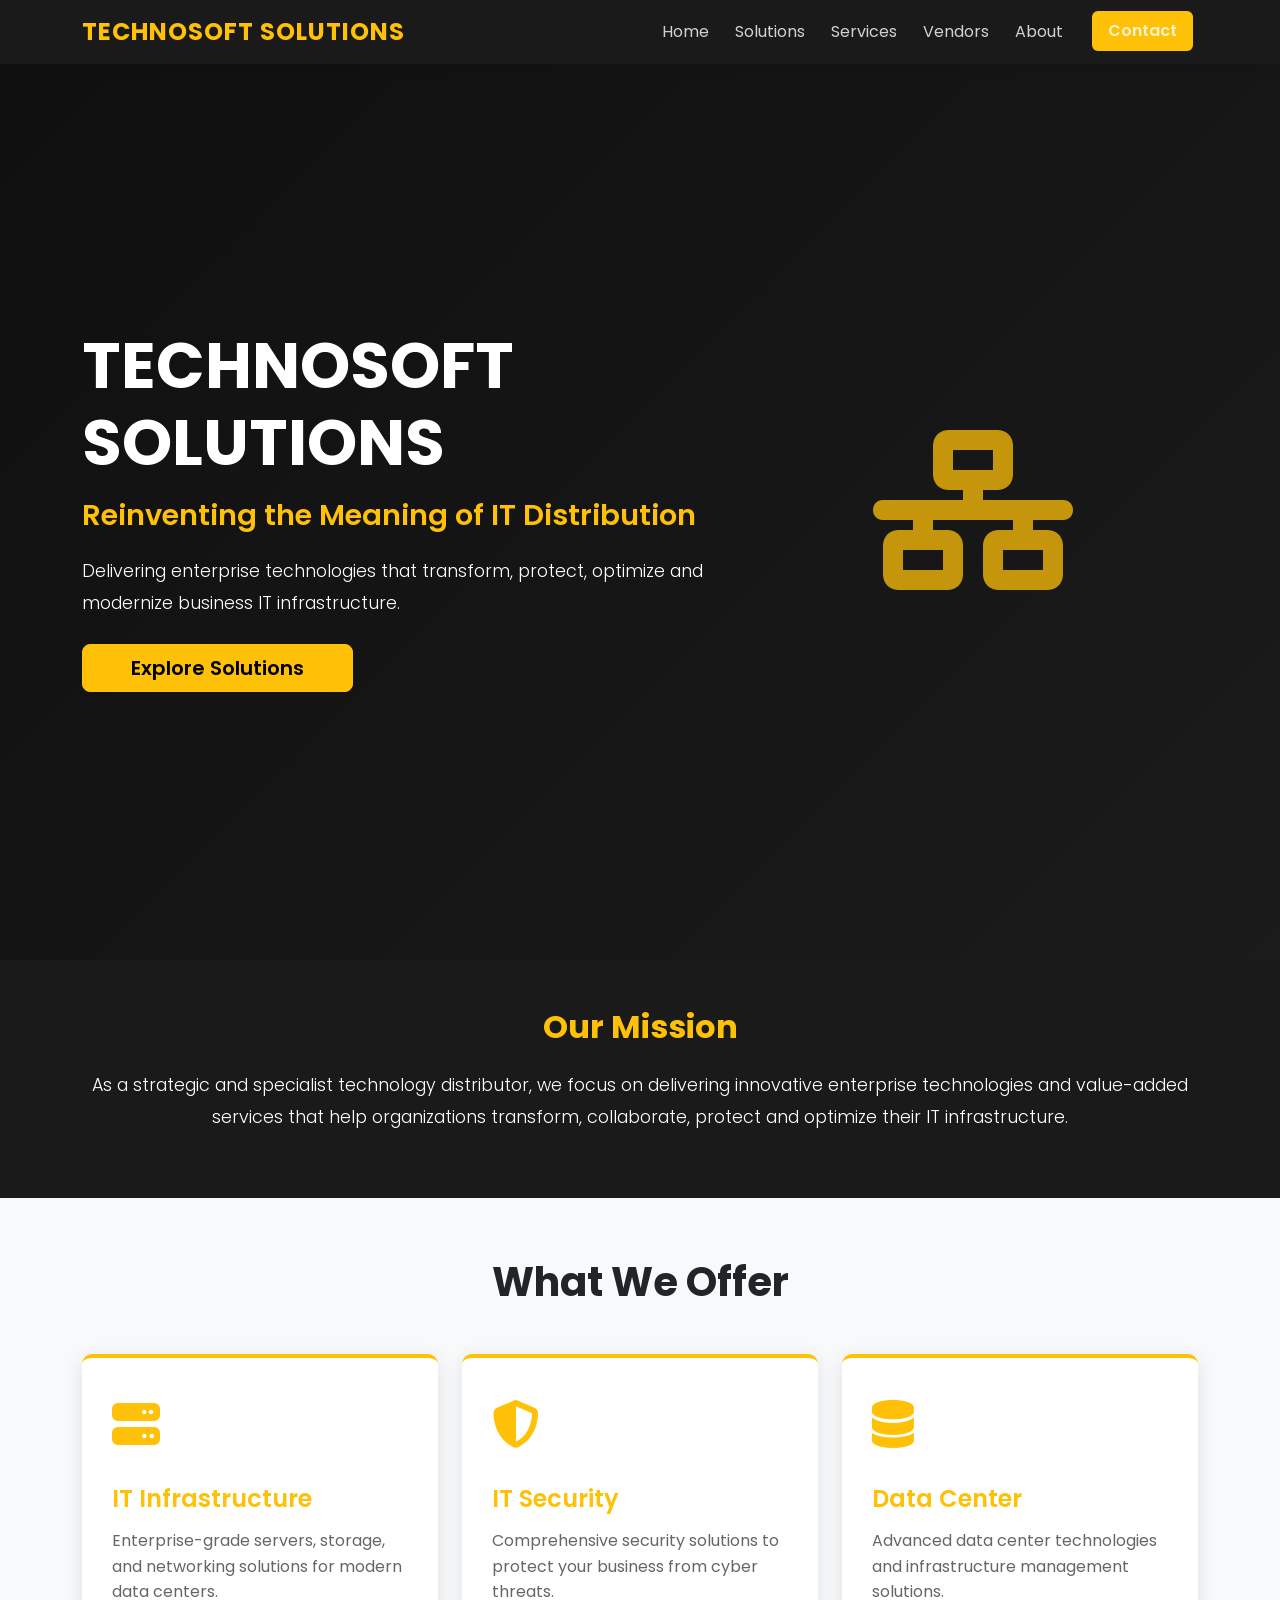
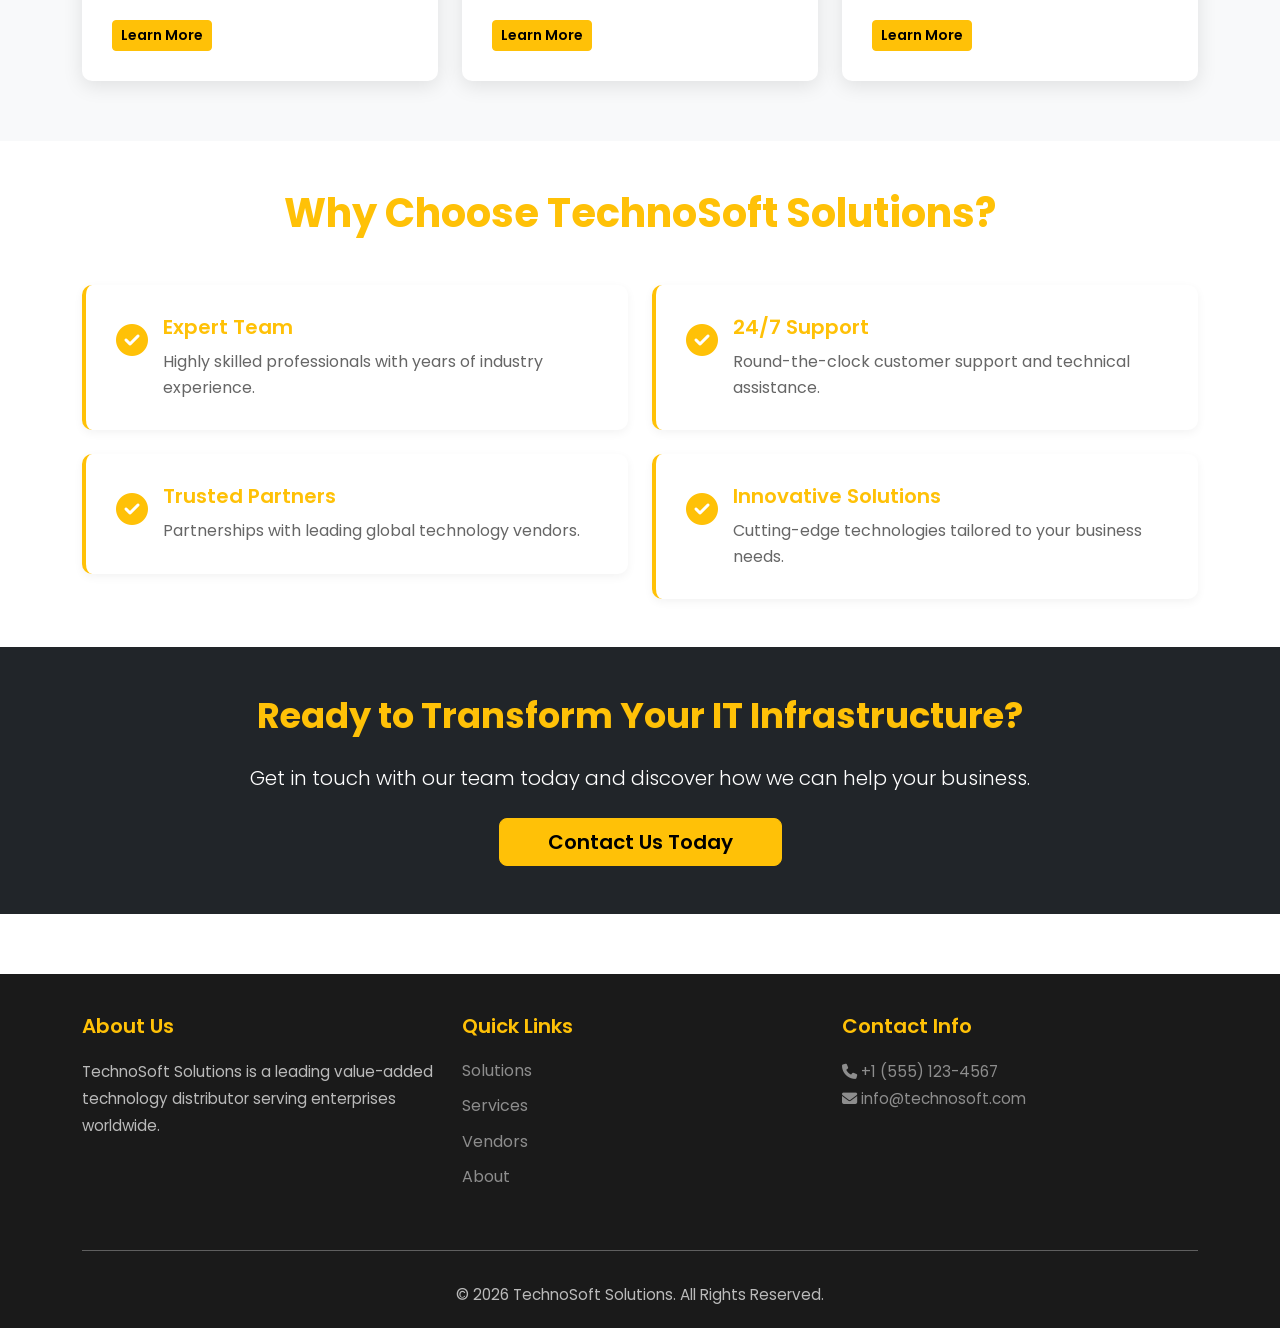
<file: index.html>
<!DOCTYPE html>
<html lang="en">
<head>
    <meta charset="UTF-8">
    <meta name="viewport" content="width=device-width, initial-scale=1.0">
    <title>TechnoSoft Solutions | Reinventing the Meaning of IT Distribution</title>
    <meta name="description" content="TechnoSoft Solutions is a leading value-added technology distributor specializing in IT Infrastructure, IT Security, Data Center, and Enterprise Solutions.">
    
    <link href="https://cdn.jsdelivr.net/npm/bootstrap@5.3.3/dist/css/bootstrap.min.css" rel="stylesheet">
    <link rel="stylesheet" href="css/style.css">
    <link rel="preconnect" href="https://fonts.googleapis.com">
    <link href="https://fonts.googleapis.com/css2?family=Poppins:wght@300;400;500;600;700;800&display=swap" rel="stylesheet">
    <link rel="stylesheet" href="https://cdnjs.cloudflare.com/ajax/libs/font-awesome/6.6.0/css/all.min.css">
</head>
<body>
    <!-- Navigation -->
    <nav class="navbar navbar-expand-lg navbar-dark fixed-top">
        <div class="container">
            <a class="navbar-brand fw-bold text-warning" href="index.html">TECHNOSOFT <span>SOLUTIONS</span></a>
            <button class="navbar-toggler" data-bs-toggle="collapse" data-bs-target="#menu">
                <span class="navbar-toggler-icon"></span>
            </button>
            <div class="collapse navbar-collapse" id="menu">
                <ul class="navbar-nav ms-auto">
                    <li class="nav-item"><a href="index.html" class="nav-link active">Home</a></li>
                    <li class="nav-item"><a href="solutions.html" class="nav-link">Solutions</a></li>
                    <li class="nav-item"><a href="services.html" class="nav-link">Services</a></li>
                    <li class="nav-item"><a href="vendors.html" class="nav-link">Vendors</a></li>
                    <li class="nav-item"><a href="about.html" class="nav-link">About</a></li>
                    <li class="nav-item"><a href="contact.html" class="nav-link btn btn-warning text-dark ms-3 px-3">Contact</a></li>
                </ul>
            </div>
        </div>
    </nav>

    <!-- Hero Section -->
    <section class="hero">
        <div class="overlay"></div>
        <div class="container">
            <div class="row align-items-center">
                <div class="col-lg-7">
                    <h1 class="display-3 fw-bold text-white mb-3">TECHNOSOFT SOLUTIONS</h1>
                    <h3 class="text-warning mb-4">Reinventing the Meaning of IT Distribution</h3>
                    <p class="lead text-white mb-4">
                        Delivering enterprise technologies that transform, protect, optimize and modernize business IT infrastructure.
                    </p>
                    <a href="solutions.html" class="btn btn-warning btn-lg px-5">Explore Solutions</a>
                </div>
                <div class="col-lg-5">
                    <div class="hero-image">
                        <i class="fas fa-network-wired fa-10x text-warning opacity-75"></i>
                    </div>
                </div>
            </div>
        </div>
    </section>

    <!-- Mission Section -->
    <section class="mission py-5">
        <div class="container">
            <h2 class="text-center text-warning mb-4">Our Mission</h2>
            <p class="lead text-center">
                As a strategic and specialist technology distributor, we focus on delivering innovative enterprise technologies and value-added services that help organizations transform, collaborate, protect and optimize their IT infrastructure.
            </p>
        </div>
    </section>

    <!-- Services Preview Section -->
    <section class="services-preview py-5 bg-light">
        <div class="container">
            <h2 class="text-center text-dark mb-5">What We Offer</h2>
            <div class="row g-4">
                <div class="col-md-4">
                    <div class="service-card">
                        <div class="icon-box">
                            <i class="fas fa-server text-warning"></i>
                        </div>
                        <h4 class="text-warning">IT Infrastructure</h4>
                        <p>Enterprise-grade servers, storage, and networking solutions for modern data centers.</p>
                        <a href="solutions.html#infrastructure" class="btn btn-sm btn-warning">Learn More</a>
                    </div>
                </div>
                <div class="col-md-4">
                    <div class="service-card">
                        <div class="icon-box">
                            <i class="fas fa-shield-alt text-warning"></i>
                        </div>
                        <h4 class="text-warning">IT Security</h4>
                        <p>Comprehensive security solutions to protect your business from cyber threats.</p>
                        <a href="solutions.html#security" class="btn btn-sm btn-warning">Learn More</a>
                    </div>
                </div>
                <div class="col-md-4">
                    <div class="service-card">
                        <div class="icon-box">
                            <i class="fas fa-database text-warning"></i>
                        </div>
                        <h4 class="text-warning">Data Center</h4>
                        <p>Advanced data center technologies and infrastructure management solutions.</p>
                        <a href="solutions.html#datacenter" class="btn btn-sm btn-warning">Learn More</a>
                    </div>
                </div>
            </div>
        </div>
    </section>

    <!-- Why Choose Us -->
    <section class="why-us py-5">
        <div class="container">
            <h2 class="text-center text-warning mb-5">Why Choose TechnoSoft Solutions?</h2>
            <div class="row g-4">
                <div class="col-md-6">
                    <div class="feature-item d-flex">
                        <div class="feature-icon">
                            <i class="fas fa-check-circle text-warning"></i>
                        </div>
                        <div>
                            <h5 class="text-warning">Expert Team</h5>
                            <p>Highly skilled professionals with years of industry experience.</p>
                        </div>
                    </div>
                </div>
                <div class="col-md-6">
                    <div class="feature-item d-flex">
                        <div class="feature-icon">
                            <i class="fas fa-check-circle text-warning"></i>
                        </div>
                        <div>
                            <h5 class="text-warning">24/7 Support</h5>
                            <p>Round-the-clock customer support and technical assistance.</p>
                        </div>
                    </div>
                </div>
                <div class="col-md-6">
                    <div class="feature-item d-flex">
                        <div class="feature-icon">
                            <i class="fas fa-check-circle text-warning"></i>
                        </div>
                        <div>
                            <h5 class="text-warning">Trusted Partners</h5>
                            <p>Partnerships with leading global technology vendors.</p>
                        </div>
                    </div>
                </div>
                <div class="col-md-6">
                    <div class="feature-item d-flex">
                        <div class="feature-icon">
                            <i class="fas fa-check-circle text-warning"></i>
                        </div>
                        <div>
                            <h5 class="text-warning">Innovative Solutions</h5>
                            <p>Cutting-edge technologies tailored to your business needs.</p>
                        </div>
                    </div>
                </div>
            </div>
        </div>
    </section>

    <!-- Call to Action -->
    <section class="cta py-5 bg-dark">
        <div class="container text-center">
            <h2 class="text-warning mb-4">Ready to Transform Your IT Infrastructure?</h2>
            <p class="lead text-white mb-4">Get in touch with our team today and discover how we can help your business.</p>
            <a href="contact.html" class="btn btn-warning btn-lg px-5">Contact Us Today</a>
        </div>
    </section>

    <!-- Footer -->
    <footer>
        <div class="container">
            <div class="row">
                <div class="col-md-4 mb-4">
                    <h5 class="text-warning">About Us</h5>
                    <p>TechnoSoft Solutions is a leading value-added technology distributor serving enterprises worldwide.</p>
                </div>
                <div class="col-md-4 mb-4">
                    <h5 class="text-warning">Quick Links</h5>
                    <ul class="list-unstyled">
                        <li><a href="solutions.html" class="text-white-50">Solutions</a></li>
                        <li><a href="services.html" class="text-white-50">Services</a></li>
                        <li><a href="vendors.html" class="text-white-50">Vendors</a></li>
                        <li><a href="about.html" class="text-white-50">About</a></li>
                    </ul>
                </div>
                <div class="col-md-4 mb-4">
                    <h5 class="text-warning">Contact Info</h5>
                    <p class="text-white-50">
                        <i class="fas fa-phone"></i> +1 (555) 123-4567<br>
                        <i class="fas fa-envelope"></i> info@technosoft.com
                    </p>
                </div>
            </div>
            <hr class="bg-warning">
            <div class="text-center">
                <p class="mb-0">&copy; 2026 TechnoSoft Solutions. All Rights Reserved.</p>
            </div>
        </div>
    </footer>

    <script src="https://cdn.jsdelivr.net/npm/bootstrap@5.3.3/dist/js/bootstrap.bundle.min.js"></script>
    <script src="js/script.js"></script>
</body>
</html>
</file>
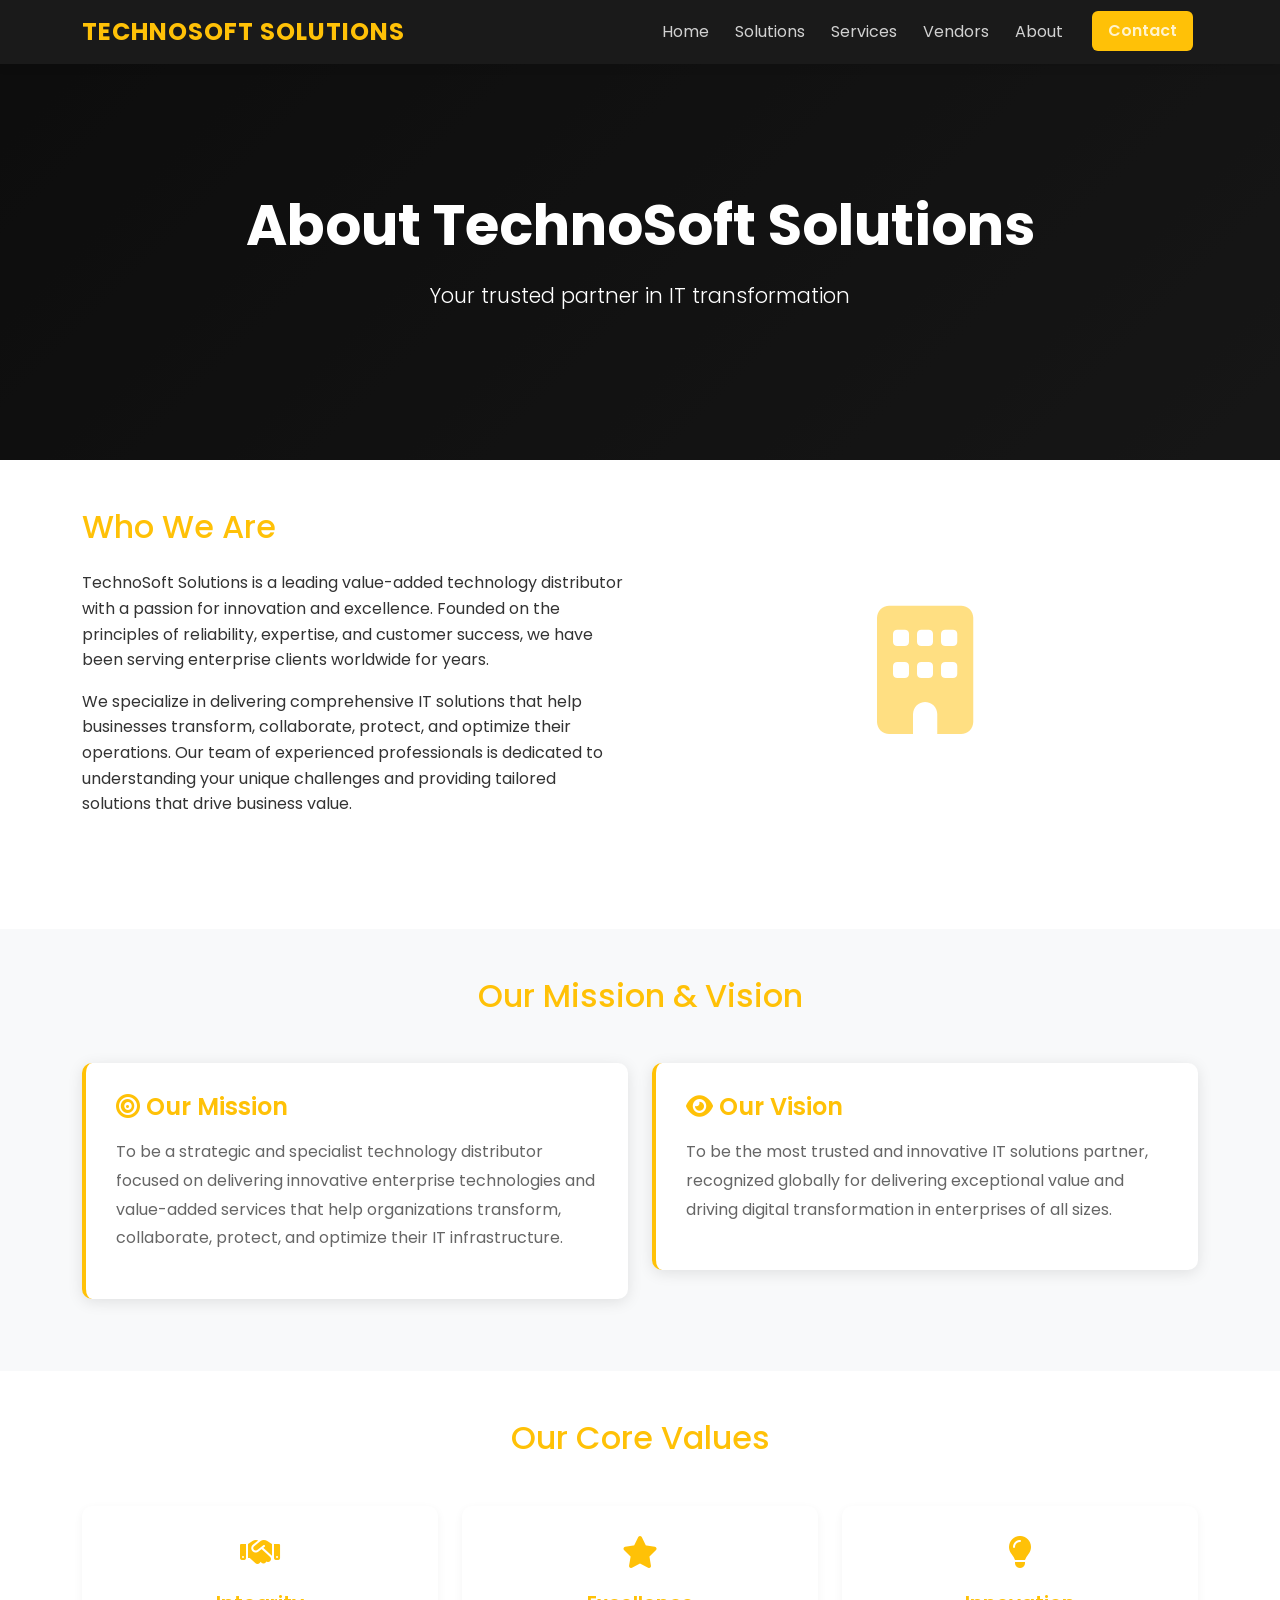
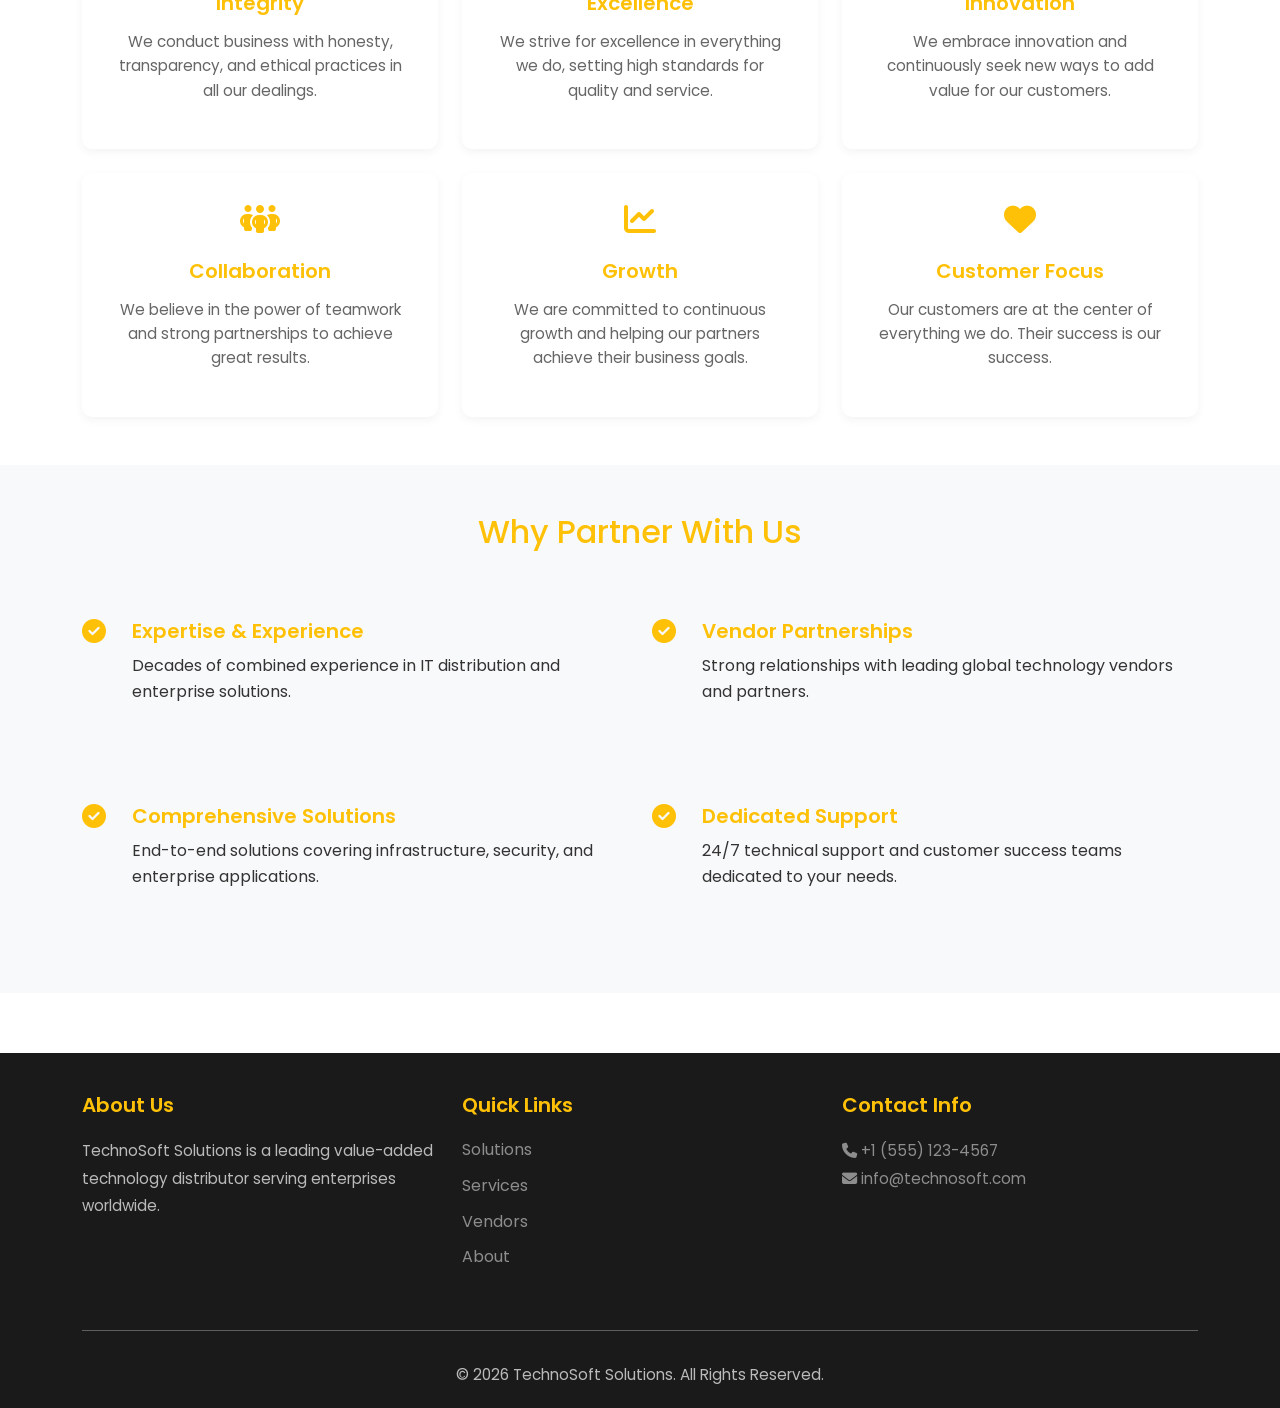
<file: about.html>
<!DOCTYPE html>
<html lang="en">
<head>
    <meta charset="UTF-8">
    <meta name="viewport" content="width=device-width, initial-scale=1.0">
    <title>About | TechnoSoft Solutions</title>
    <meta name="description" content="Learn about TechnoSoft Solutions, our team, and our commitment to excellence.">
    
    <link href="https://cdn.jsdelivr.net/npm/bootstrap@5.3.3/dist/css/bootstrap.min.css" rel="stylesheet">
    <link rel="stylesheet" href="css/style.css">
    <link rel="preconnect" href="https://fonts.googleapis.com">
    <link href="https://fonts.googleapis.com/css2?family=Poppins:wght@300;400;500;600;700;800&display=swap" rel="stylesheet">
    <link rel="stylesheet" href="https://cdnjs.cloudflare.com/ajax/libs/font-awesome/6.6.0/css/all.min.css">
</head>
<body>
    <!-- Navigation -->
    <nav class="navbar navbar-expand-lg navbar-dark fixed-top">
        <div class="container">
            <a class="navbar-brand fw-bold text-warning" href="index.html">TECHNOSOFT <span>SOLUTIONS</span></a>
            <button class="navbar-toggler" data-bs-toggle="collapse" data-bs-target="#menu">
                <span class="navbar-toggler-icon"></span>
            </button>
            <div class="collapse navbar-collapse" id="menu">
                <ul class="navbar-nav ms-auto">
                    <li class="nav-item"><a href="index.html" class="nav-link">Home</a></li>
                    <li class="nav-item"><a href="solutions.html" class="nav-link">Solutions</a></li>
                    <li class="nav-item"><a href="services.html" class="nav-link">Services</a></li>
                    <li class="nav-item"><a href="vendors.html" class="nav-link">Vendors</a></li>
                    <li class="nav-item"><a href="about.html" class="nav-link active">About</a></li>
                    <li class="nav-item"><a href="contact.html" class="nav-link btn btn-warning text-dark ms-3 px-3">Contact</a></li>
                </ul>
            </div>
        </div>
    </nav>

    <!-- Page Header -->
    <section class="page-header">
        <div class="overlay"></div>
        <div class="container">
            <h1 class="display-4 fw-bold">About TechnoSoft Solutions</h1>
            <p class="lead">Your trusted partner in IT transformation</p>
        </div>
    </section>

    <!-- About Section -->
    <section class="py-5">
        <div class="container">
            <div class="row align-items-center mb-5">
                <div class="col-lg-6 mb-4 mb-lg-0">
                    <h2 class="text-warning mb-4">Who We Are</h2>
                    <p>TechnoSoft Solutions is a leading value-added technology distributor with a passion for innovation and excellence. Founded on the principles of reliability, expertise, and customer success, we have been serving enterprise clients worldwide for years.</p>
                    <p>We specialize in delivering comprehensive IT solutions that help businesses transform, collaborate, protect, and optimize their operations. Our team of experienced professionals is dedicated to understanding your unique challenges and providing tailored solutions that drive business value.</p>
                </div>
                <div class="col-lg-6">
                    <div class="about-image">
                        <i class="fas fa-building fa-8x text-warning opacity-50"></i>
                    </div>
                </div>
            </div>
        </div>
    </section>

    <!-- Mission & Vision -->
    <section class="py-5 bg-light">
        <div class="container">
            <h2 class="text-center text-warning mb-5">Our Mission & Vision</h2>
            <div class="row">
                <div class="col-md-6 mb-4">
                    <div class="mission-card">
                        <h4 class="text-warning mb-3"><i class="fas fa-bullseye"></i> Our Mission</h4>
                        <p>To be a strategic and specialist technology distributor focused on delivering innovative enterprise technologies and value-added services that help organizations transform, collaborate, protect, and optimize their IT infrastructure.</p>
                    </div>
                </div>
                <div class="col-md-6 mb-4">
                    <div class="mission-card">
                        <h4 class="text-warning mb-3"><i class="fas fa-eye"></i> Our Vision</h4>
                        <p>To be the most trusted and innovative IT solutions partner, recognized globally for delivering exceptional value and driving digital transformation in enterprises of all sizes.</p>
                    </div>
                </div>
            </div>
        </div>
    </section>

    <!-- Core Values -->
    <section class="py-5">
        <div class="container">
            <h2 class="text-center text-warning mb-5">Our Core Values</h2>
            <div class="row g-4">
                <div class="col-md-6 col-lg-4">
                    <div class="value-card">
                        <div class="value-icon">
                            <i class="fas fa-handshake text-warning fa-2x"></i>
                        </div>
                        <h5 class="text-warning mt-3">Integrity</h5>
                        <p>We conduct business with honesty, transparency, and ethical practices in all our dealings.</p>
                    </div>
                </div>
                <div class="col-md-6 col-lg-4">
                    <div class="value-card">
                        <div class="value-icon">
                            <i class="fas fa-star text-warning fa-2x"></i>
                        </div>
                        <h5 class="text-warning mt-3">Excellence</h5>
                        <p>We strive for excellence in everything we do, setting high standards for quality and service.</p>
                    </div>
                </div>
                <div class="col-md-6 col-lg-4">
                    <div class="value-card">
                        <div class="value-icon">
                            <i class="fas fa-lightbulb text-warning fa-2x"></i>
                        </div>
                        <h5 class="text-warning mt-3">Innovation</h5>
                        <p>We embrace innovation and continuously seek new ways to add value for our customers.</p>
                    </div>
                </div>
                <div class="col-md-6 col-lg-4">
                    <div class="value-card">
                        <div class="value-icon">
                            <i class="fas fa-people-group text-warning fa-2x"></i>
                        </div>
                        <h5 class="text-warning mt-3">Collaboration</h5>
                        <p>We believe in the power of teamwork and strong partnerships to achieve great results.</p>
                    </div>
                </div>
                <div class="col-md-6 col-lg-4">
                    <div class="value-card">
                        <div class="value-icon">
                            <i class="fas fa-chart-line text-warning fa-2x"></i>
                        </div>
                        <h5 class="text-warning mt-3">Growth</h5>
                        <p>We are committed to continuous growth and helping our partners achieve their business goals.</p>
                    </div>
                </div>
                <div class="col-md-6 col-lg-4">
                    <div class="value-card">
                        <div class="value-icon">
                            <i class="fas fa-heart text-warning fa-2x"></i>
                        </div>
                        <h5 class="text-warning mt-3">Customer Focus</h5>
                        <p>Our customers are at the center of everything we do. Their success is our success.</p>
                    </div>
                </div>
            </div>
        </div>
    </section>

    <!-- Why Partner With Us -->
    <section class="py-5 bg-light">
        <div class="container">
            <h2 class="text-center text-warning mb-5">Why Partner With Us</h2>
            <div class="row g-4">
                <div class="col-md-6">
                    <div class="benefit-item">
                        <h5 class="text-warning"><i class="fas fa-check-circle"></i> Expertise & Experience</h5>
                        <p>Decades of combined experience in IT distribution and enterprise solutions.</p>
                    </div>
                </div>
                <div class="col-md-6">
                    <div class="benefit-item">
                        <h5 class="text-warning"><i class="fas fa-check-circle"></i> Vendor Partnerships</h5>
                        <p>Strong relationships with leading global technology vendors and partners.</p>
                    </div>
                </div>
                <div class="col-md-6">
                    <div class="benefit-item">
                        <h5 class="text-warning"><i class="fas fa-check-circle"></i> Comprehensive Solutions</h5>
                        <p>End-to-end solutions covering infrastructure, security, and enterprise applications.</p>
                    </div>
                </div>
                <div class="col-md-6">
                    <div class="benefit-item">
                        <h5 class="text-warning"><i class="fas fa-check-circle"></i> Dedicated Support</h5>
                        <p>24/7 technical support and customer success teams dedicated to your needs.</p>
                    </div>
                </div>
            </div>
        </div>
    </section>

    <!-- Footer -->
    <footer>
        <div class="container">
            <div class="row">
                <div class="col-md-4 mb-4">
                    <h5 class="text-warning">About Us</h5>
                    <p>TechnoSoft Solutions is a leading value-added technology distributor serving enterprises worldwide.</p>
                </div>
                <div class="col-md-4 mb-4">
                    <h5 class="text-warning">Quick Links</h5>
                    <ul class="list-unstyled">
                        <li><a href="solutions.html" class="text-white-50">Solutions</a></li>
                        <li><a href="services.html" class="text-white-50">Services</a></li>
                        <li><a href="vendors.html" class="text-white-50">Vendors</a></li>
                        <li><a href="about.html" class="text-white-50">About</a></li>
                    </ul>
                </div>
                <div class="col-md-4 mb-4">
                    <h5 class="text-warning">Contact Info</h5>
                    <p class="text-white-50">
                        <i class="fas fa-phone"></i> +1 (555) 123-4567<br>
                        <i class="fas fa-envelope"></i> info@technosoft.com
                    </p>
                </div>
            </div>
            <hr class="bg-warning">
            <div class="text-center">
                <p class="mb-0">&copy; 2026 TechnoSoft Solutions. All Rights Reserved.</p>
            </div>
        </div>
    </footer>

    <script src="https://cdn.jsdelivr.net/npm/bootstrap@5.3.3/dist/js/bootstrap.bundle.min.js"></script>
    <script src="js/script.js"></script>
</body>
</html>
</file>
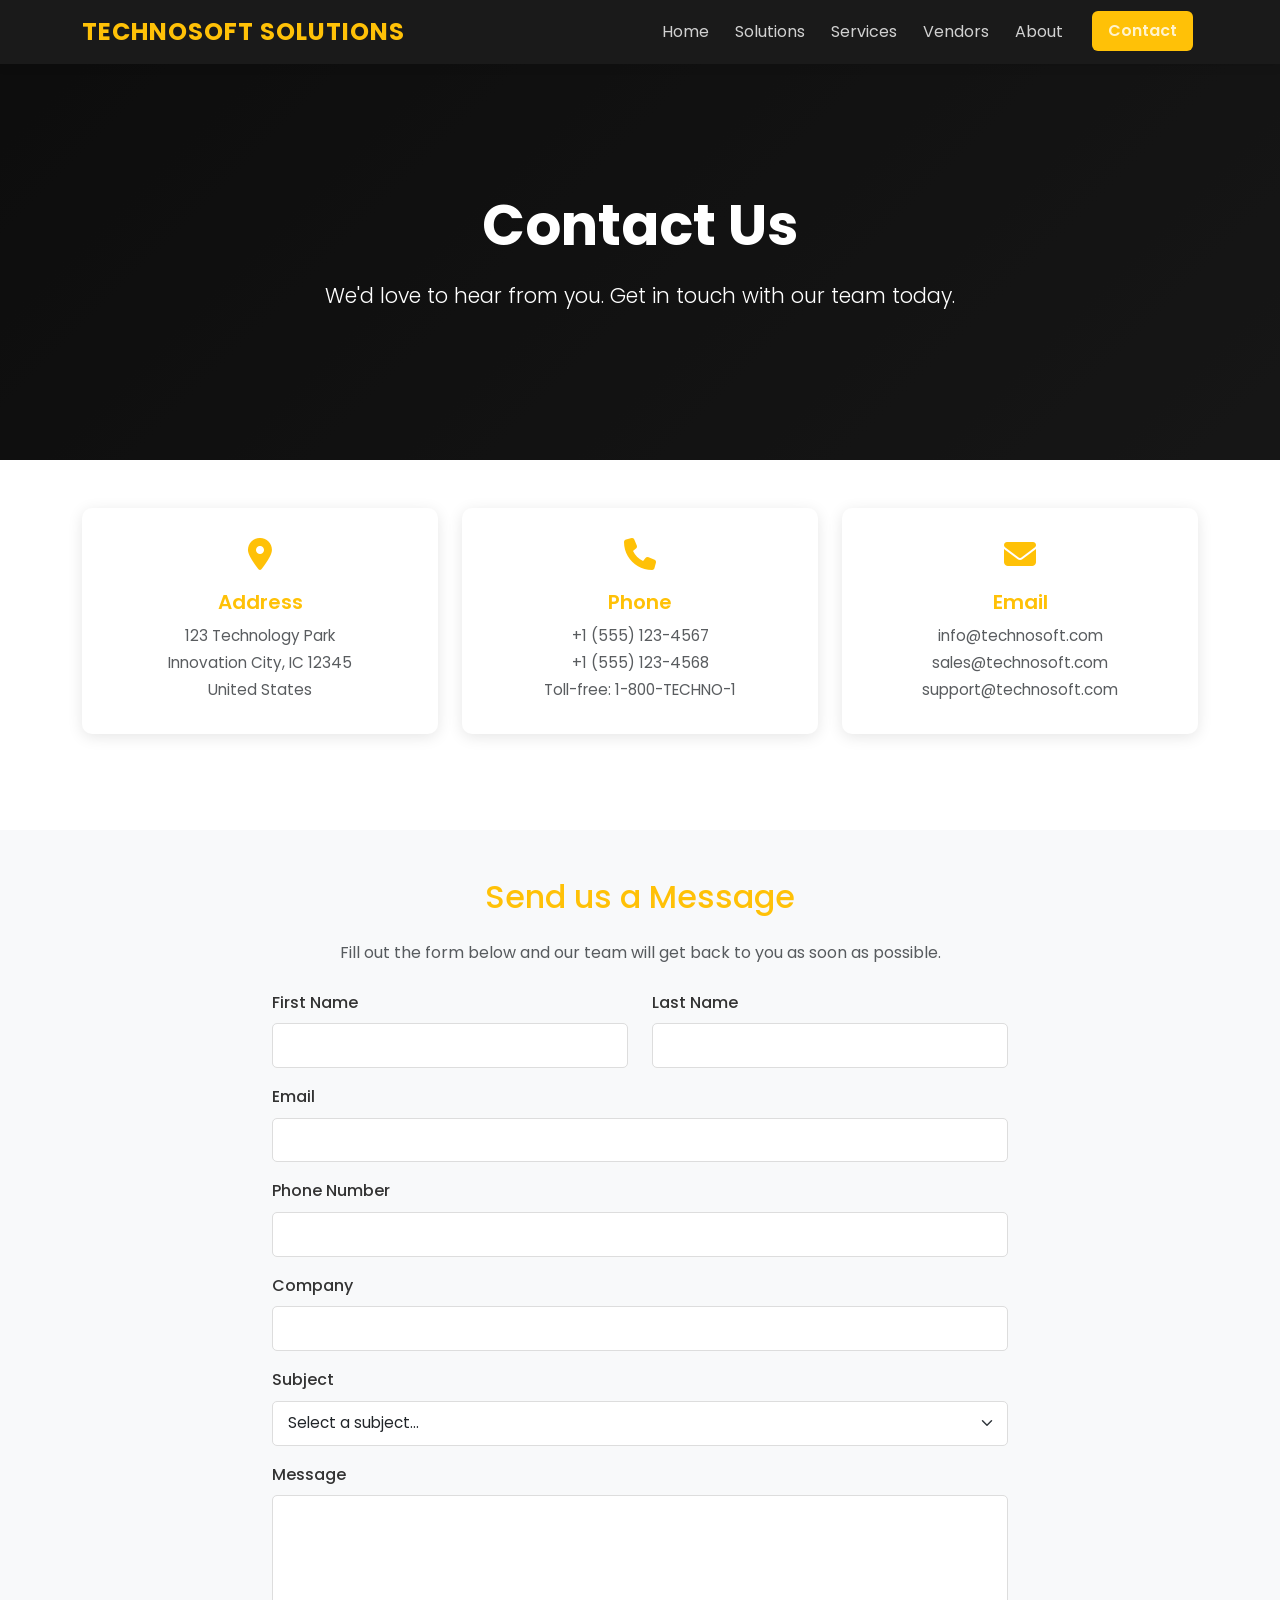
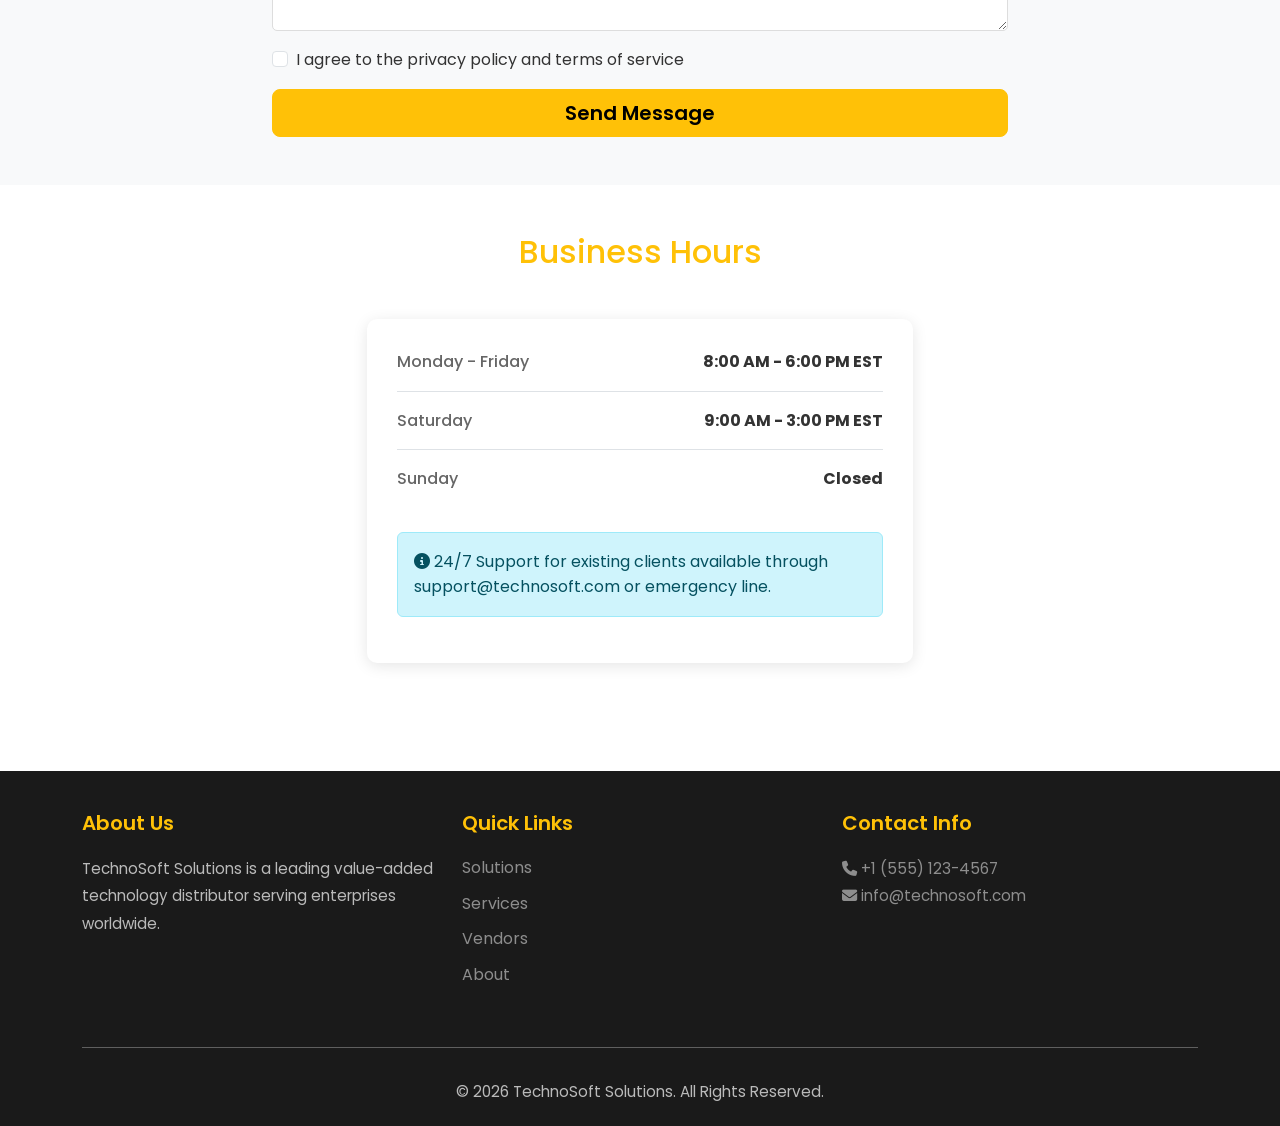
<file: contact.html>
<!DOCTYPE html>
<html lang="en">
<head>
    <meta charset="UTF-8">
    <meta name="viewport" content="width=device-width, initial-scale=1.0">
    <title>Contact | TechnoSoft Solutions</title>
    <meta name="description" content="Get in touch with TechnoSoft Solutions. We're here to help with your IT infrastructure needs.">
    
    <link href="https://cdn.jsdelivr.net/npm/bootstrap@5.3.3/dist/css/bootstrap.min.css" rel="stylesheet">
    <link rel="stylesheet" href="css/style.css">
    <link rel="preconnect" href="https://fonts.googleapis.com">
    <link href="https://fonts.googleapis.com/css2?family=Poppins:wght@300;400;500;600;700;800&display=swap" rel="stylesheet">
    <link rel="stylesheet" href="https://cdnjs.cloudflare.com/ajax/libs/font-awesome/6.6.0/css/all.min.css">
</head>
<body>
    <!-- Navigation -->
    <nav class="navbar navbar-expand-lg navbar-dark fixed-top">
        <div class="container">
            <a class="navbar-brand fw-bold text-warning" href="index.html">TECHNOSOFT <span>SOLUTIONS</span></a>
            <button class="navbar-toggler" data-bs-toggle="collapse" data-bs-target="#menu">
                <span class="navbar-toggler-icon"></span>
            </button>
            <div class="collapse navbar-collapse" id="menu">
                <ul class="navbar-nav ms-auto">
                    <li class="nav-item"><a href="index.html" class="nav-link">Home</a></li>
                    <li class="nav-item"><a href="solutions.html" class="nav-link">Solutions</a></li>
                    <li class="nav-item"><a href="services.html" class="nav-link">Services</a></li>
                    <li class="nav-item"><a href="vendors.html" class="nav-link">Vendors</a></li>
                    <li class="nav-item"><a href="about.html" class="nav-link">About</a></li>
                    <li class="nav-item"><a href="contact.html" class="nav-link btn btn-warning text-dark ms-3 px-3 active">Contact</a></li>
                </ul>
            </div>
        </div>
    </nav>

    <!-- Page Header -->
    <section class="page-header">
        <div class="overlay"></div>
        <div class="container">
            <h1 class="display-4 fw-bold">Contact Us</h1>
            <p class="lead">We'd love to hear from you. Get in touch with our team today.</p>
        </div>
    </section>

    <!-- Contact Information -->
    <section class="py-5">
        <div class="container">
            <div class="row g-4 mb-5">
                <div class="col-md-4">
                    <div class="contact-info-card">
                        <div class="info-icon">
                            <i class="fas fa-map-marker-alt text-warning fa-2x"></i>
                        </div>
                        <h5 class="text-warning mt-3 mb-2">Address</h5>
                        <p class="text-muted">123 Technology Park<br>Innovation City, IC 12345<br>United States</p>
                    </div>
                </div>
                <div class="col-md-4">
                    <div class="contact-info-card">
                        <div class="info-icon">
                            <i class="fas fa-phone text-warning fa-2x"></i>
                        </div>
                        <h5 class="text-warning mt-3 mb-2">Phone</h5>
                        <p class="text-muted">+1 (555) 123-4567<br>+1 (555) 123-4568<br>Toll-free: 1-800-TECHNO-1</p>
                    </div>
                </div>
                <div class="col-md-4">
                    <div class="contact-info-card">
                        <div class="info-icon">
                            <i class="fas fa-envelope text-warning fa-2x"></i>
                        </div>
                        <h5 class="text-warning mt-3 mb-2">Email</h5>
                        <p class="text-muted">info@technosoft.com<br>sales@technosoft.com<br>support@technosoft.com</p>
                    </div>
                </div>
            </div>
        </div>
    </section>

    <!-- Contact Form Section -->
    <section class="py-5 bg-light">
        <div class="container">
            <div class="row">
                <div class="col-lg-8 offset-lg-2">
                    <h2 class="text-center text-warning mb-4">Send us a Message</h2>
                    <p class="text-center text-muted mb-4">Fill out the form below and our team will get back to you as soon as possible.</p>
                    
                    <form id="contactForm" class="contact-form">
                        <div class="row mb-3">
                            <div class="col-md-6">
                                <label for="firstName" class="form-label">First Name</label>
                                <input type="text" class="form-control" id="firstName" name="firstName" required>
                            </div>
                            <div class="col-md-6">
                                <label for="lastName" class="form-label">Last Name</label>
                                <input type="text" class="form-control" id="lastName" name="lastName" required>
                            </div>
                        </div>

                        <div class="mb-3">
                            <label for="email" class="form-label">Email</label>
                            <input type="email" class="form-control" id="email" name="email" required>
                        </div>

                        <div class="mb-3">
                            <label for="phone" class="form-label">Phone Number</label>
                            <input type="tel" class="form-control" id="phone" name="phone">
                        </div>

                        <div class="mb-3">
                            <label for="company" class="form-label">Company</label>
                            <input type="text" class="form-control" id="company" name="company" required>
                        </div>

                        <div class="mb-3">
                            <label for="subject" class="form-label">Subject</label>
                            <select class="form-select" id="subject" name="subject" required>
                                <option value="">Select a subject...</option>
                                <option value="sales">Sales Inquiry</option>
                                <option value="support">Technical Support</option>
                                <option value="partnership">Partnership Opportunity</option>
                                <option value="career">Career Opportunity</option>
                                <option value="other">Other</option>
                            </select>
                        </div>

                        <div class="mb-3">
                            <label for="message" class="form-label">Message</label>
                            <textarea class="form-control" id="message" name="message" rows="5" required></textarea>
                        </div>

                        <div class="mb-3 form-check">
                            <input type="checkbox" class="form-check-input" id="terms" name="terms" required>
                            <label class="form-check-label" for="terms">
                                I agree to the privacy policy and terms of service
                            </label>
                        </div>

                        <button type="submit" class="btn btn-warning btn-lg w-100">Send Message</button>
                    </form>
                </div>
            </div>
        </div>
    </section>

    <!-- Business Hours -->
    <section class="py-5">
        <div class="container">
            <h2 class="text-center text-warning mb-5">Business Hours</h2>
            <div class="row">
                <div class="col-lg-6 offset-lg-3">
                    <div class="business-hours">
                        <div class="hour-item d-flex justify-content-between border-bottom pb-3 mb-3">
                            <span>Monday - Friday</span>
                            <strong>8:00 AM - 6:00 PM EST</strong>
                        </div>
                        <div class="hour-item d-flex justify-content-between border-bottom pb-3 mb-3">
                            <span>Saturday</span>
                            <strong>9:00 AM - 3:00 PM EST</strong>
                        </div>
                        <div class="hour-item d-flex justify-content-between pb-3">
                            <span>Sunday</span>
                            <strong>Closed</strong>
                        </div>
                        <div class="alert alert-info mt-4">
                            <i class="fas fa-info-circle"></i> 24/7 Support for existing clients available through support@technosoft.com or emergency line.
                        </div>
                    </div>
                </div>
            </div>
        </div>
    </section>

    <!-- Footer -->
    <footer>
        <div class="container">
            <div class="row">
                <div class="col-md-4 mb-4">
                    <h5 class="text-warning">About Us</h5>
                    <p>TechnoSoft Solutions is a leading value-added technology distributor serving enterprises worldwide.</p>
                </div>
                <div class="col-md-4 mb-4">
                    <h5 class="text-warning">Quick Links</h5>
                    <ul class="list-unstyled">
                        <li><a href="solutions.html" class="text-white-50">Solutions</a></li>
                        <li><a href="services.html" class="text-white-50">Services</a></li>
                        <li><a href="vendors.html" class="text-white-50">Vendors</a></li>
                        <li><a href="about.html" class="text-white-50">About</a></li>
                    </ul>
                </div>
                <div class="col-md-4 mb-4">
                    <h5 class="text-warning">Contact Info</h5>
                    <p class="text-white-50">
                        <i class="fas fa-phone"></i> +1 (555) 123-4567<br>
                        <i class="fas fa-envelope"></i> info@technosoft.com
                    </p>
                </div>
            </div>
            <hr class="bg-warning">
            <div class="text-center">
                <p class="mb-0">&copy; 2026 TechnoSoft Solutions. All Rights Reserved.</p>
            </div>
        </div>
    </footer>

    <script src="https://cdn.jsdelivr.net/npm/bootstrap@5.3.3/dist/js/bootstrap.bundle.min.js"></script>
    <script src="js/script.js"></script>
</body>
</html>
</file>
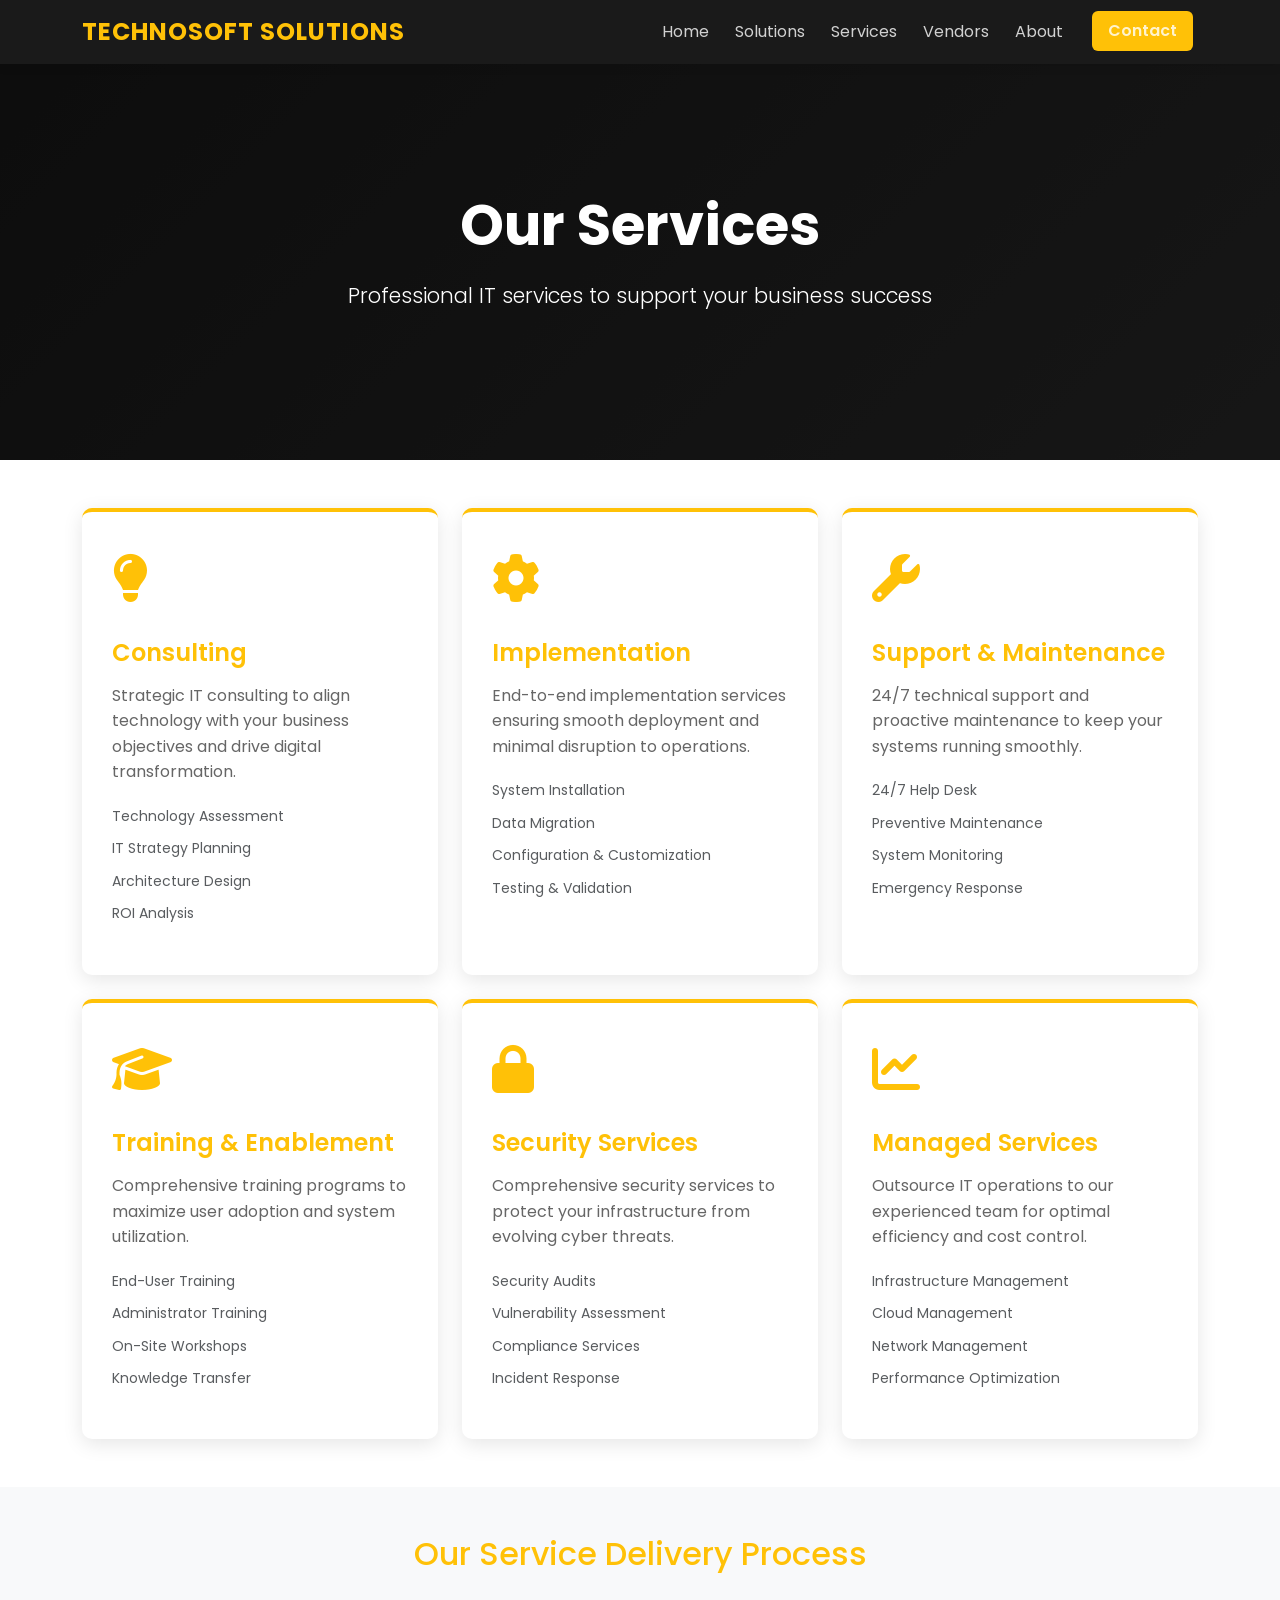
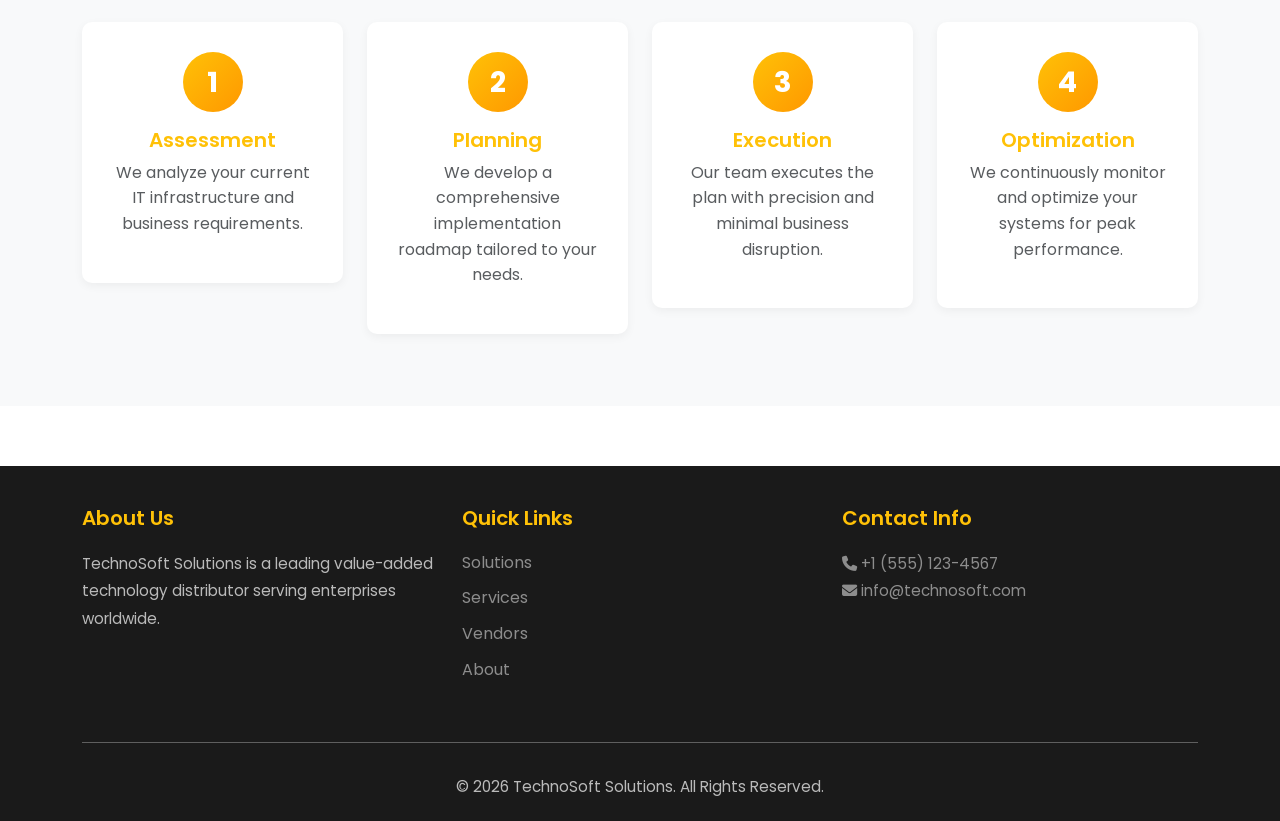
<file: services.html>
<!DOCTYPE html>
<html lang="en">
<head>
    <meta charset="UTF-8">
    <meta name="viewport" content="width=device-width, initial-scale=1.0">
    <title>Services | TechnoSoft Solutions</title>
    <meta name="description" content="Explore our comprehensive IT services including consulting, implementation, and support.">
    
    <link href="https://cdn.jsdelivr.net/npm/bootstrap@5.3.3/dist/css/bootstrap.min.css" rel="stylesheet">
    <link rel="stylesheet" href="css/style.css">
    <link rel="preconnect" href="https://fonts.googleapis.com">
    <link href="https://fonts.googleapis.com/css2?family=Poppins:wght@300;400;500;600;700;800&display=swap" rel="stylesheet">
    <link rel="stylesheet" href="https://cdnjs.cloudflare.com/ajax/libs/font-awesome/6.6.0/css/all.min.css">
</head>
<body>
    <!-- Navigation -->
    <nav class="navbar navbar-expand-lg navbar-dark fixed-top">
        <div class="container">
            <a class="navbar-brand fw-bold text-warning" href="index.html">TECHNOSOFT <span>SOLUTIONS</span></a>
            <button class="navbar-toggler" data-bs-toggle="collapse" data-bs-target="#menu">
                <span class="navbar-toggler-icon"></span>
            </button>
            <div class="collapse navbar-collapse" id="menu">
                <ul class="navbar-nav ms-auto">
                    <li class="nav-item"><a href="index.html" class="nav-link">Home</a></li>
                    <li class="nav-item"><a href="solutions.html" class="nav-link">Solutions</a></li>
                    <li class="nav-item"><a href="services.html" class="nav-link active">Services</a></li>
                    <li class="nav-item"><a href="vendors.html" class="nav-link">Vendors</a></li>
                    <li class="nav-item"><a href="about.html" class="nav-link">About</a></li>
                    <li class="nav-item"><a href="contact.html" class="nav-link btn btn-warning text-dark ms-3 px-3">Contact</a></li>
                </ul>
            </div>
        </div>
    </nav>

    <!-- Page Header -->
    <section class="page-header">
        <div class="overlay"></div>
        <div class="container">
            <h1 class="display-4 fw-bold">Our Services</h1>
            <p class="lead">Professional IT services to support your business success</p>
        </div>
    </section>

    <!-- Services Grid -->
    <section class="py-5">
        <div class="container">
            <div class="row g-4">
                <!-- Consulting -->
                <div class="col-md-6 col-lg-4">
                    <div class="service-card h-100">
                        <div class="icon-box">
                            <i class="fas fa-lightbulb text-warning"></i>
                        </div>
                        <h4 class="text-warning">Consulting</h4>
                        <p>Strategic IT consulting to align technology with your business objectives and drive digital transformation.</p>
                        <ul class="small text-muted">
                            <li>Technology Assessment</li>
                            <li>IT Strategy Planning</li>
                            <li>Architecture Design</li>
                            <li>ROI Analysis</li>
                        </ul>
                    </div>
                </div>

                <!-- Implementation -->
                <div class="col-md-6 col-lg-4">
                    <div class="service-card h-100">
                        <div class="icon-box">
                            <i class="fas fa-cog text-warning"></i>
                        </div>
                        <h4 class="text-warning">Implementation</h4>
                        <p>End-to-end implementation services ensuring smooth deployment and minimal disruption to operations.</p>
                        <ul class="small text-muted">
                            <li>System Installation</li>
                            <li>Data Migration</li>
                            <li>Configuration & Customization</li>
                            <li>Testing & Validation</li>
                        </ul>
                    </div>
                </div>

                <!-- Support & Maintenance -->
                <div class="col-md-6 col-lg-4">
                    <div class="service-card h-100">
                        <div class="icon-box">
                            <i class="fas fa-wrench text-warning"></i>
                        </div>
                        <h4 class="text-warning">Support & Maintenance</h4>
                        <p>24/7 technical support and proactive maintenance to keep your systems running smoothly.</p>
                        <ul class="small text-muted">
                            <li>24/7 Help Desk</li>
                            <li>Preventive Maintenance</li>
                            <li>System Monitoring</li>
                            <li>Emergency Response</li>
                        </ul>
                    </div>
                </div>

                <!-- Training & Enablement -->
                <div class="col-md-6 col-lg-4">
                    <div class="service-card h-100">
                        <div class="icon-box">
                            <i class="fas fa-graduation-cap text-warning"></i>
                        </div>
                        <h4 class="text-warning">Training & Enablement</h4>
                        <p>Comprehensive training programs to maximize user adoption and system utilization.</p>
                        <ul class="small text-muted">
                            <li>End-User Training</li>
                            <li>Administrator Training</li>
                            <li>On-Site Workshops</li>
                            <li>Knowledge Transfer</li>
                        </ul>
                    </div>
                </div>

                <!-- Security Services -->
                <div class="col-md-6 col-lg-4">
                    <div class="service-card h-100">
                        <div class="icon-box">
                            <i class="fas fa-lock text-warning"></i>
                        </div>
                        <h4 class="text-warning">Security Services</h4>
                        <p>Comprehensive security services to protect your infrastructure from evolving cyber threats.</p>
                        <ul class="small text-muted">
                            <li>Security Audits</li>
                            <li>Vulnerability Assessment</li>
                            <li>Compliance Services</li>
                            <li>Incident Response</li>
                        </ul>
                    </div>
                </div>

                <!-- Managed Services -->
                <div class="col-md-6 col-lg-4">
                    <div class="service-card h-100">
                        <div class="icon-box">
                            <i class="fas fa-chart-line text-warning"></i>
                        </div>
                        <h4 class="text-warning">Managed Services</h4>
                        <p>Outsource IT operations to our experienced team for optimal efficiency and cost control.</p>
                        <ul class="small text-muted">
                            <li>Infrastructure Management</li>
                            <li>Cloud Management</li>
                            <li>Network Management</li>
                            <li>Performance Optimization</li>
                        </ul>
                    </div>
                </div>
            </div>
        </div>
    </section>

    <!-- Service Process -->
    <section class="py-5 bg-light">
        <div class="container">
            <h2 class="text-center text-warning mb-5">Our Service Delivery Process</h2>
            <div class="row">
                <div class="col-md-3 text-center mb-4">
                    <div class="process-step">
                        <div class="step-number">1</div>
                        <h5 class="text-warning mt-3">Assessment</h5>
                        <p class="text-muted">We analyze your current IT infrastructure and business requirements.</p>
                    </div>
                </div>
                <div class="col-md-3 text-center mb-4">
                    <div class="process-step">
                        <div class="step-number">2</div>
                        <h5 class="text-warning mt-3">Planning</h5>
                        <p class="text-muted">We develop a comprehensive implementation roadmap tailored to your needs.</p>
                    </div>
                </div>
                <div class="col-md-3 text-center mb-4">
                    <div class="process-step">
                        <div class="step-number">3</div>
                        <h5 class="text-warning mt-3">Execution</h5>
                        <p class="text-muted">Our team executes the plan with precision and minimal business disruption.</p>
                    </div>
                </div>
                <div class="col-md-3 text-center mb-4">
                    <div class="process-step">
                        <div class="step-number">4</div>
                        <h5 class="text-warning mt-3">Optimization</h5>
                        <p class="text-muted">We continuously monitor and optimize your systems for peak performance.</p>
                    </div>
                </div>
            </div>
        </div>
    </section>

    <!-- Footer -->
    <footer>
        <div class="container">
            <div class="row">
                <div class="col-md-4 mb-4">
                    <h5 class="text-warning">About Us</h5>
                    <p>TechnoSoft Solutions is a leading value-added technology distributor serving enterprises worldwide.</p>
                </div>
                <div class="col-md-4 mb-4">
                    <h5 class="text-warning">Quick Links</h5>
                    <ul class="list-unstyled">
                        <li><a href="solutions.html" class="text-white-50">Solutions</a></li>
                        <li><a href="services.html" class="text-white-50">Services</a></li>
                        <li><a href="vendors.html" class="text-white-50">Vendors</a></li>
                        <li><a href="about.html" class="text-white-50">About</a></li>
                    </ul>
                </div>
                <div class="col-md-4 mb-4">
                    <h5 class="text-warning">Contact Info</h5>
                    <p class="text-white-50">
                        <i class="fas fa-phone"></i> +1 (555) 123-4567<br>
                        <i class="fas fa-envelope"></i> info@technosoft.com
                    </p>
                </div>
            </div>
            <hr class="bg-warning">
            <div class="text-center">
                <p class="mb-0">&copy; 2026 TechnoSoft Solutions. All Rights Reserved.</p>
            </div>
        </div>
    </footer>

    <script src="https://cdn.jsdelivr.net/npm/bootstrap@5.3.3/dist/js/bootstrap.bundle.min.js"></script>
    <script src="js/script.js"></script>
</body>
</html>
</file>
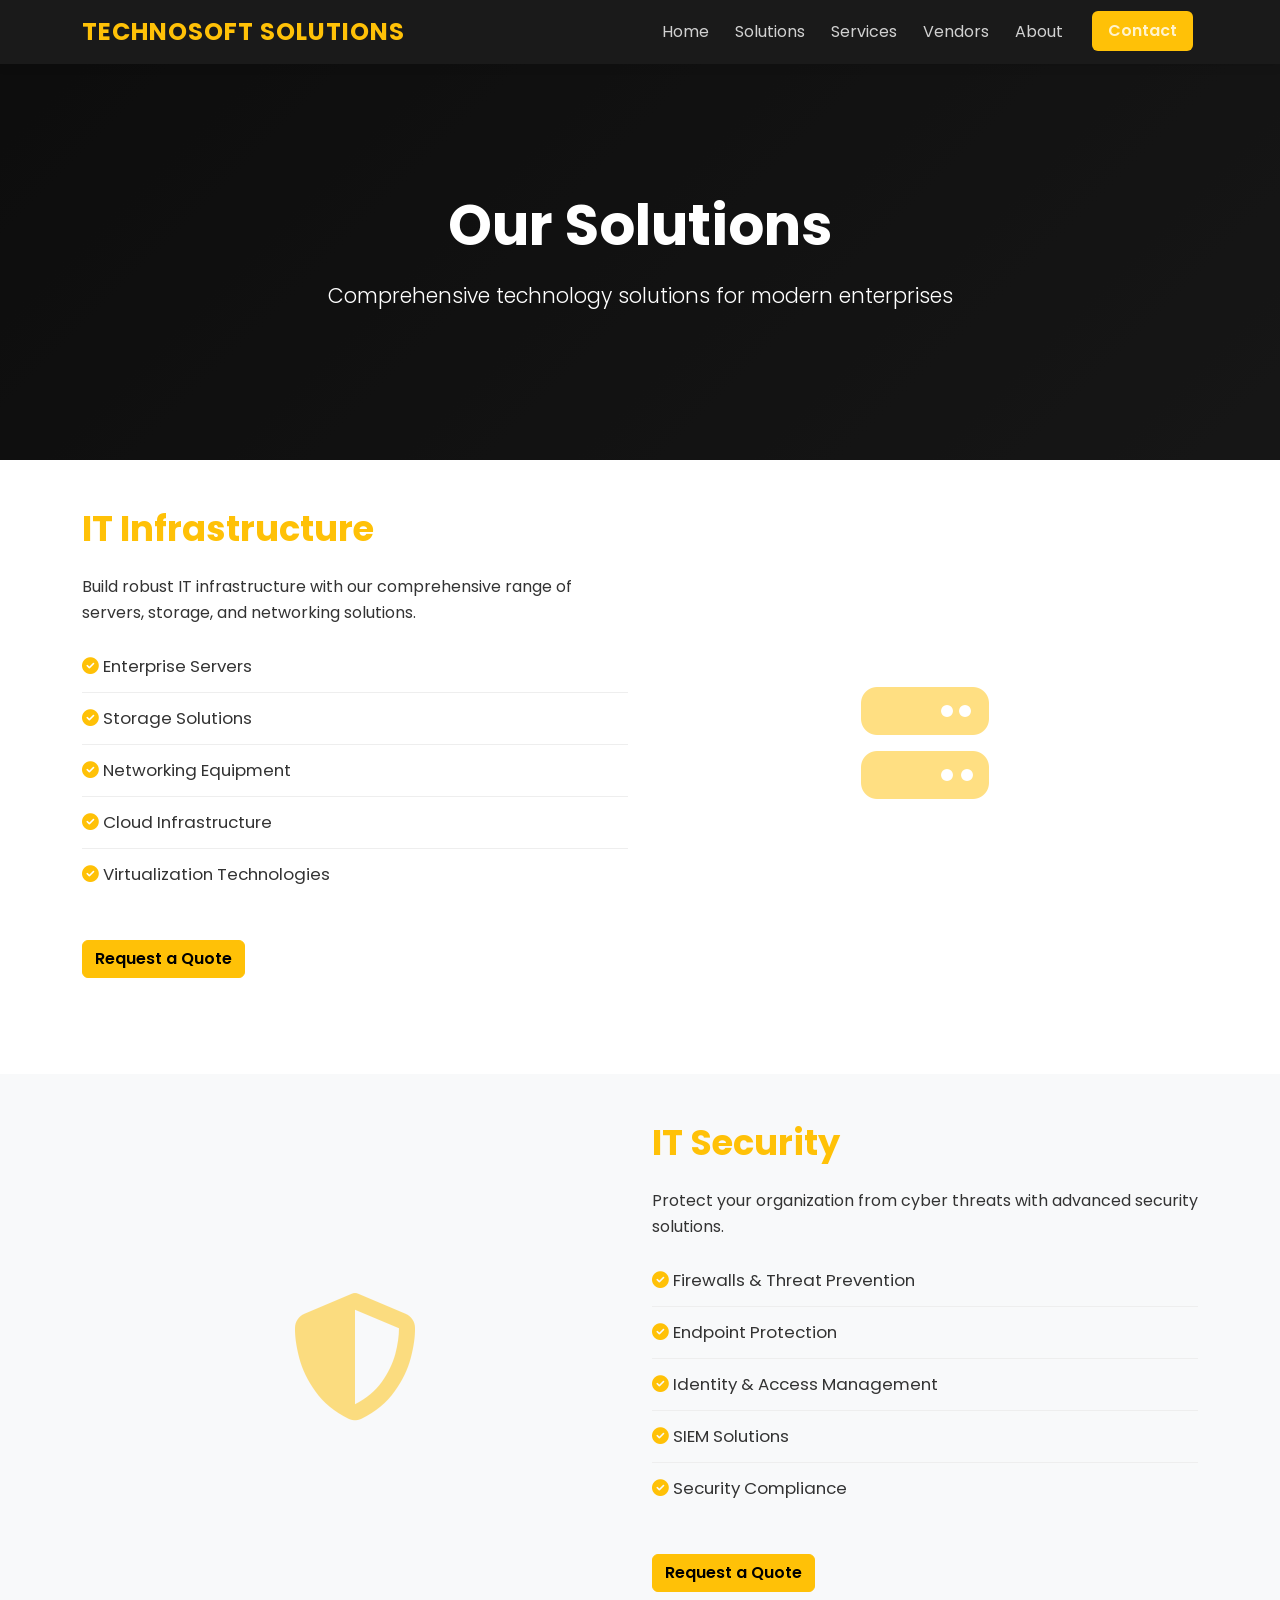
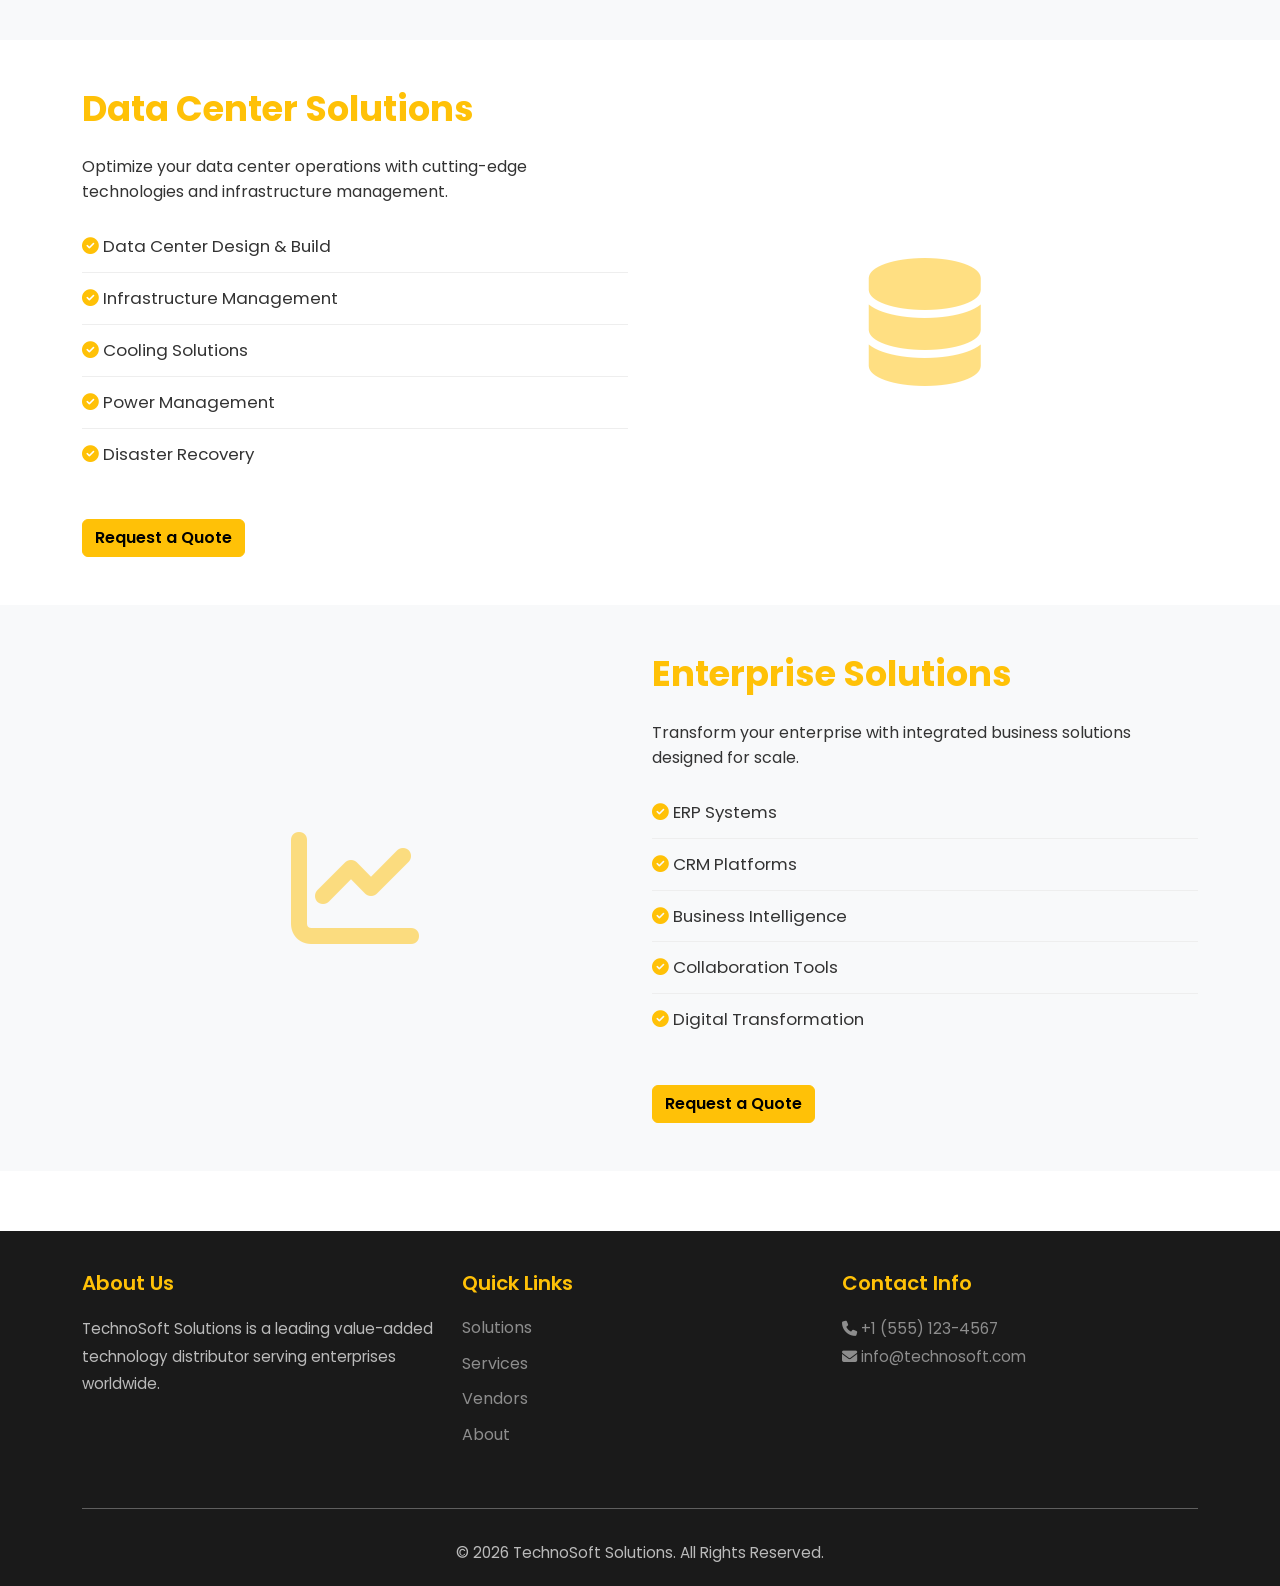
<file: solutions.html>
<!DOCTYPE html>
<html lang="en">
<head>
    <meta charset="UTF-8">
    <meta name="viewport" content="width=device-width, initial-scale=1.0">
    <title>Solutions | TechnoSoft Solutions</title>
    <meta name="description" content="Explore our comprehensive IT solutions including Infrastructure, Security, and Data Center technologies.">
    
    <link href="https://cdn.jsdelivr.net/npm/bootstrap@5.3.3/dist/css/bootstrap.min.css" rel="stylesheet">
    <link rel="stylesheet" href="css/style.css">
    <link rel="preconnect" href="https://fonts.googleapis.com">
    <link href="https://fonts.googleapis.com/css2?family=Poppins:wght@300;400;500;600;700;800&display=swap" rel="stylesheet">
    <link rel="stylesheet" href="https://cdnjs.cloudflare.com/ajax/libs/font-awesome/6.6.0/css/all.min.css">
</head>
<body>
    <!-- Navigation -->
    <nav class="navbar navbar-expand-lg navbar-dark fixed-top">
        <div class="container">
            <a class="navbar-brand fw-bold text-warning" href="index.html">TECHNOSOFT <span>SOLUTIONS</span></a>
            <button class="navbar-toggler" data-bs-toggle="collapse" data-bs-target="#menu">
                <span class="navbar-toggler-icon"></span>
            </button>
            <div class="collapse navbar-collapse" id="menu">
                <ul class="navbar-nav ms-auto">
                    <li class="nav-item"><a href="index.html" class="nav-link">Home</a></li>
                    <li class="nav-item"><a href="solutions.html" class="nav-link active">Solutions</a></li>
                    <li class="nav-item"><a href="services.html" class="nav-link">Services</a></li>
                    <li class="nav-item"><a href="vendors.html" class="nav-link">Vendors</a></li>
                    <li class="nav-item"><a href="about.html" class="nav-link">About</a></li>
                    <li class="nav-item"><a href="contact.html" class="nav-link btn btn-warning text-dark ms-3 px-3">Contact</a></li>
                </ul>
            </div>
        </div>
    </nav>

    <!-- Page Header -->
    <section class="page-header">
        <div class="overlay"></div>
        <div class="container">
            <h1 class="display-4 fw-bold">Our Solutions</h1>
            <p class="lead">Comprehensive technology solutions for modern enterprises</p>
        </div>
    </section>

    <!-- IT Infrastructure Section -->
    <section class="solution-section py-5" id="infrastructure">
        <div class="container">
            <div class="row align-items-center mb-5">
                <div class="col-lg-6">
                    <h2 class="text-warning mb-4">IT Infrastructure</h2>
                    <p class="mb-3">Build robust IT infrastructure with our comprehensive range of servers, storage, and networking solutions.</p>
                    <ul class="solution-list">
                        <li><i class="fas fa-check-circle text-warning"></i> Enterprise Servers</li>
                        <li><i class="fas fa-check-circle text-warning"></i> Storage Solutions</li>
                        <li><i class="fas fa-check-circle text-warning"></i> Networking Equipment</li>
                        <li><i class="fas fa-check-circle text-warning"></i> Cloud Infrastructure</li>
                        <li><i class="fas fa-check-circle text-warning"></i> Virtualization Technologies</li>
                    </ul>
                    <a href="contact.html" class="btn btn-warning mt-4">Request a Quote</a>
                </div>
                <div class="col-lg-6">
                    <div class="solution-image">
                        <i class="fas fa-server fa-8x text-warning opacity-50"></i>
                    </div>
                </div>
            </div>
        </div>
    </section>

    <!-- IT Security Section -->
    <section class="solution-section py-5 bg-light" id="security">
        <div class="container">
            <div class="row align-items-center">
                <div class="col-lg-6 order-lg-2">
                    <h2 class="text-warning mb-4">IT Security</h2>
                    <p class="mb-3">Protect your organization from cyber threats with advanced security solutions.</p>
                    <ul class="solution-list">
                        <li><i class="fas fa-check-circle text-warning"></i> Firewalls & Threat Prevention</li>
                        <li><i class="fas fa-check-circle text-warning"></i> Endpoint Protection</li>
                        <li><i class="fas fa-check-circle text-warning"></i> Identity & Access Management</li>
                        <li><i class="fas fa-check-circle text-warning"></i> SIEM Solutions</li>
                        <li><i class="fas fa-check-circle text-warning"></i> Security Compliance</li>
                    </ul>
                    <a href="contact.html" class="btn btn-warning mt-4">Request a Quote</a>
                </div>
                <div class="col-lg-6 order-lg-1">
                    <div class="solution-image">
                        <i class="fas fa-shield-alt fa-8x text-warning opacity-50"></i>
                    </div>
                </div>
            </div>
        </div>
    </section>

    <!-- Data Center Section -->
    <section class="solution-section py-5" id="datacenter">
        <div class="container">
            <div class="row align-items-center">
                <div class="col-lg-6">
                    <h2 class="text-warning mb-4">Data Center Solutions</h2>
                    <p class="mb-3">Optimize your data center operations with cutting-edge technologies and infrastructure management.</p>
                    <ul class="solution-list">
                        <li><i class="fas fa-check-circle text-warning"></i> Data Center Design & Build</li>
                        <li><i class="fas fa-check-circle text-warning"></i> Infrastructure Management</li>
                        <li><i class="fas fa-check-circle text-warning"></i> Cooling Solutions</li>
                        <li><i class="fas fa-check-circle text-warning"></i> Power Management</li>
                        <li><i class="fas fa-check-circle text-warning"></i> Disaster Recovery</li>
                    </ul>
                    <a href="contact.html" class="btn btn-warning mt-4">Request a Quote</a>
                </div>
                <div class="col-lg-6">
                    <div class="solution-image">
                        <i class="fas fa-database fa-8x text-warning opacity-50"></i>
                    </div>
                </div>
            </div>
        </div>
    </section>

    <!-- Enterprise Solutions Section -->
    <section class="solution-section py-5 bg-light" id="enterprise">
        <div class="container">
            <div class="row align-items-center">
                <div class="col-lg-6 order-lg-2">
                    <h2 class="text-warning mb-4">Enterprise Solutions</h2>
                    <p class="mb-3">Transform your enterprise with integrated business solutions designed for scale.</p>
                    <ul class="solution-list">
                        <li><i class="fas fa-check-circle text-warning"></i> ERP Systems</li>
                        <li><i class="fas fa-check-circle text-warning"></i> CRM Platforms</li>
                        <li><i class="fas fa-check-circle text-warning"></i> Business Intelligence</li>
                        <li><i class="fas fa-check-circle text-warning"></i> Collaboration Tools</li>
                        <li><i class="fas fa-check-circle text-warning"></i> Digital Transformation</li>
                    </ul>
                    <a href="contact.html" class="btn btn-warning mt-4">Request a Quote</a>
                </div>
                <div class="col-lg-6 order-lg-1">
                    <div class="solution-image">
                        <i class="fas fa-chart-line fa-8x text-warning opacity-50"></i>
                    </div>
                </div>
            </div>
        </div>
    </section>

    <!-- Footer -->
    <footer>
        <div class="container">
            <div class="row">
                <div class="col-md-4 mb-4">
                    <h5 class="text-warning">About Us</h5>
                    <p>TechnoSoft Solutions is a leading value-added technology distributor serving enterprises worldwide.</p>
                </div>
                <div class="col-md-4 mb-4">
                    <h5 class="text-warning">Quick Links</h5>
                    <ul class="list-unstyled">
                        <li><a href="solutions.html" class="text-white-50">Solutions</a></li>
                        <li><a href="services.html" class="text-white-50">Services</a></li>
                        <li><a href="vendors.html" class="text-white-50">Vendors</a></li>
                        <li><a href="about.html" class="text-white-50">About</a></li>
                    </ul>
                </div>
                <div class="col-md-4 mb-4">
                    <h5 class="text-warning">Contact Info</h5>
                    <p class="text-white-50">
                        <i class="fas fa-phone"></i> +1 (555) 123-4567<br>
                        <i class="fas fa-envelope"></i> info@technosoft.com
                    </p>
                </div>
            </div>
            <hr class="bg-warning">
            <div class="text-center">
                <p class="mb-0">&copy; 2026 TechnoSoft Solutions. All Rights Reserved.</p>
            </div>
        </div>
    </footer>

    <script src="https://cdn.jsdelivr.net/npm/bootstrap@5.3.3/dist/js/bootstrap.bundle.min.js"></script>
    <script src="js/script.js"></script>
</body>
</html>
</file>
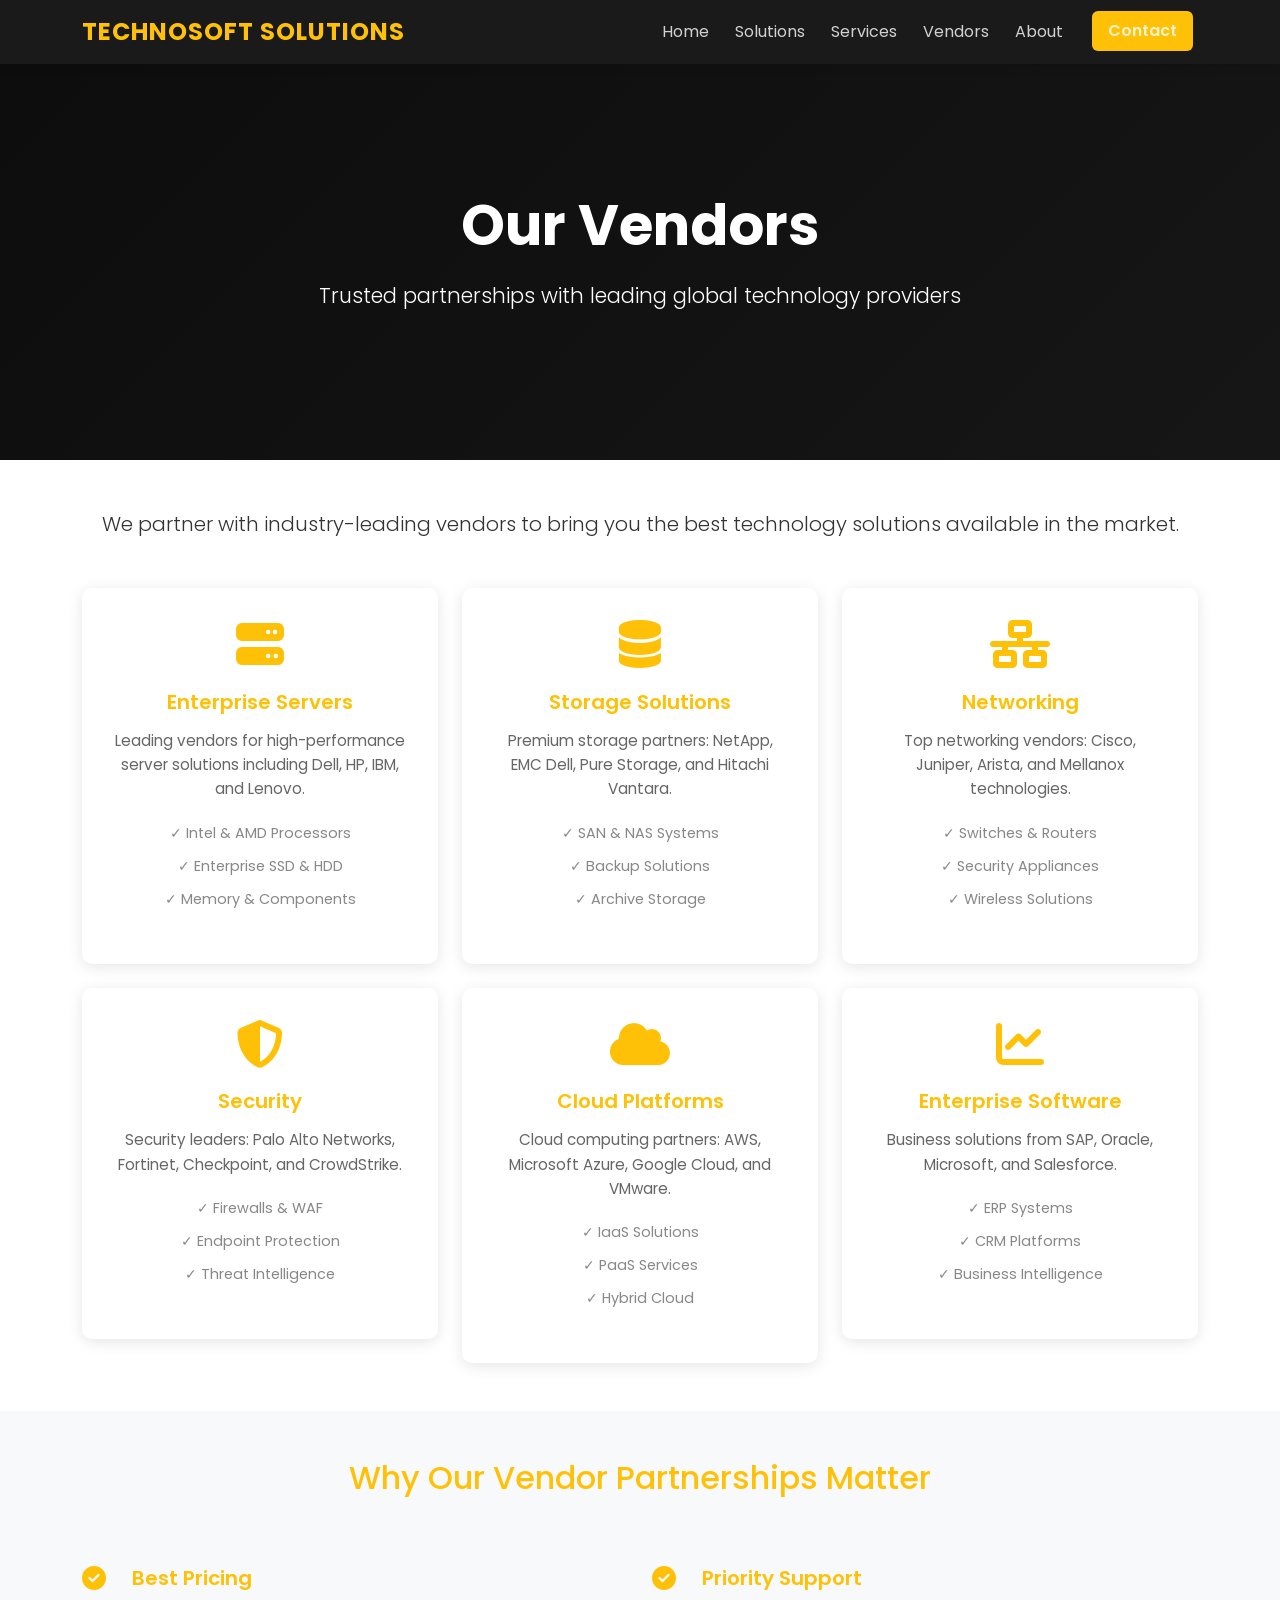
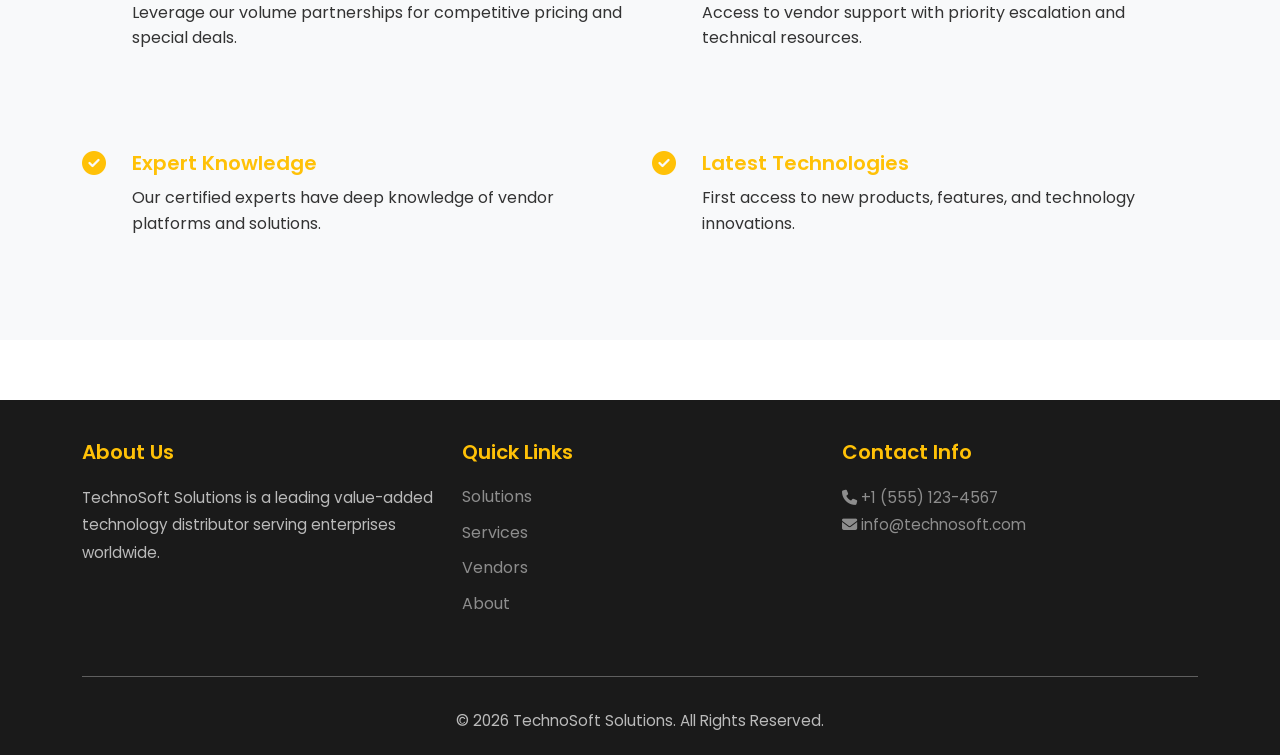
<file: vendors.html>
<!DOCTYPE html>
<html lang="en">
<head>
    <meta charset="UTF-8">
    <meta name="viewport" content="width=device-width, initial-scale=1.0">
    <title>Vendors | TechnoSoft Solutions</title>
    <meta name="description" content="Our trusted technology vendor partnerships for enterprise solutions.">
    
    <link href="https://cdn.jsdelivr.net/npm/bootstrap@5.3.3/dist/css/bootstrap.min.css" rel="stylesheet">
    <link rel="stylesheet" href="css/style.css">
    <link rel="preconnect" href="https://fonts.googleapis.com">
    <link href="https://fonts.googleapis.com/css2?family=Poppins:wght@300;400;500;600;700;800&display=swap" rel="stylesheet">
    <link rel="stylesheet" href="https://cdnjs.cloudflare.com/ajax/libs/font-awesome/6.6.0/css/all.min.css">
</head>
<body>
    <!-- Navigation -->
    <nav class="navbar navbar-expand-lg navbar-dark fixed-top">
        <div class="container">
            <a class="navbar-brand fw-bold text-warning" href="index.html">TECHNOSOFT <span>SOLUTIONS</span></a>
            <button class="navbar-toggler" data-bs-toggle="collapse" data-bs-target="#menu">
                <span class="navbar-toggler-icon"></span>
            </button>
            <div class="collapse navbar-collapse" id="menu">
                <ul class="navbar-nav ms-auto">
                    <li class="nav-item"><a href="index.html" class="nav-link">Home</a></li>
                    <li class="nav-item"><a href="solutions.html" class="nav-link">Solutions</a></li>
                    <li class="nav-item"><a href="services.html" class="nav-link">Services</a></li>
                    <li class="nav-item"><a href="vendors.html" class="nav-link active">Vendors</a></li>
                    <li class="nav-item"><a href="about.html" class="nav-link">About</a></li>
                    <li class="nav-item"><a href="contact.html" class="nav-link btn btn-warning text-dark ms-3 px-3">Contact</a></li>
                </ul>
            </div>
        </div>
    </nav>

    <!-- Page Header -->
    <section class="page-header">
        <div class="overlay"></div>
        <div class="container">
            <h1 class="display-4 fw-bold">Our Vendors</h1>
            <p class="lead">Trusted partnerships with leading global technology providers</p>
        </div>
    </section>

    <!-- Vendors Section -->
    <section class="py-5">
        <div class="container">
            <p class="lead text-center mb-5">We partner with industry-leading vendors to bring you the best technology solutions available in the market.</p>
            
            <div class="row g-4">
                <!-- Vendor 1 -->
                <div class="col-md-6 col-lg-4">
                    <div class="vendor-card">
                        <div class="vendor-logo">
                            <i class="fas fa-server fa-3x text-warning"></i>
                        </div>
                        <h5 class="text-warning mt-3">Enterprise Servers</h5>
                        <p>Leading vendors for high-performance server solutions including Dell, HP, IBM, and Lenovo.</p>
                        <ul class="small text-muted">
                            <li>✓ Intel & AMD Processors</li>
                            <li>✓ Enterprise SSD & HDD</li>
                            <li>✓ Memory & Components</li>
                        </ul>
                    </div>
                </div>

                <!-- Vendor 2 -->
                <div class="col-md-6 col-lg-4">
                    <div class="vendor-card">
                        <div class="vendor-logo">
                            <i class="fas fa-database fa-3x text-warning"></i>
                        </div>
                        <h5 class="text-warning mt-3">Storage Solutions</h5>
                        <p>Premium storage partners: NetApp, EMC Dell, Pure Storage, and Hitachi Vantara.</p>
                        <ul class="small text-muted">
                            <li>✓ SAN & NAS Systems</li>
                            <li>✓ Backup Solutions</li>
                            <li>✓ Archive Storage</li>
                        </ul>
                    </div>
                </div>

                <!-- Vendor 3 -->
                <div class="col-md-6 col-lg-4">
                    <div class="vendor-card">
                        <div class="vendor-logo">
                            <i class="fas fa-network-wired fa-3x text-warning"></i>
                        </div>
                        <h5 class="text-warning mt-3">Networking</h5>
                        <p>Top networking vendors: Cisco, Juniper, Arista, and Mellanox technologies.</p>
                        <ul class="small text-muted">
                            <li>✓ Switches & Routers</li>
                            <li>✓ Security Appliances</li>
                            <li>✓ Wireless Solutions</li>
                        </ul>
                    </div>
                </div>

                <!-- Vendor 4 -->
                <div class="col-md-6 col-lg-4">
                    <div class="vendor-card">
                        <div class="vendor-logo">
                            <i class="fas fa-shield-alt fa-3x text-warning"></i>
                        </div>
                        <h5 class="text-warning mt-3">Security</h5>
                        <p>Security leaders: Palo Alto Networks, Fortinet, Checkpoint, and CrowdStrike.</p>
                        <ul class="small text-muted">
                            <li>✓ Firewalls & WAF</li>
                            <li>✓ Endpoint Protection</li>
                            <li>✓ Threat Intelligence</li>
                        </ul>
                    </div>
                </div>

                <!-- Vendor 5 -->
                <div class="col-md-6 col-lg-4">
                    <div class="vendor-card">
                        <div class="vendor-logo">
                            <i class="fas fa-cloud fa-3x text-warning"></i>
                        </div>
                        <h5 class="text-warning mt-3">Cloud Platforms</h5>
                        <p>Cloud computing partners: AWS, Microsoft Azure, Google Cloud, and VMware.</p>
                        <ul class="small text-muted">
                            <li>✓ IaaS Solutions</li>
                            <li>✓ PaaS Services</li>
                            <li>✓ Hybrid Cloud</li>
                        </ul>
                    </div>
                </div>

                <!-- Vendor 6 -->
                <div class="col-md-6 col-lg-4">
                    <div class="vendor-card">
                        <div class="vendor-logo">
                            <i class="fas fa-chart-line fa-3x text-warning"></i>
                        </div>
                        <h5 class="text-warning mt-3">Enterprise Software</h5>
                        <p>Business solutions from SAP, Oracle, Microsoft, and Salesforce.</p>
                        <ul class="small text-muted">
                            <li>✓ ERP Systems</li>
                            <li>✓ CRM Platforms</li>
                            <li>✓ Business Intelligence</li>
                        </ul>
                    </div>
                </div>
            </div>
        </div>
    </section>

    <!-- Vendor Benefits -->
    <section class="py-5 bg-light">
        <div class="container">
            <h2 class="text-center text-warning mb-5">Why Our Vendor Partnerships Matter</h2>
            <div class="row g-4">
                <div class="col-md-6">
                    <div class="benefit-item">
                        <h5 class="text-warning"><i class="fas fa-check-circle"></i> Best Pricing</h5>
                        <p>Leverage our volume partnerships for competitive pricing and special deals.</p>
                    </div>
                </div>
                <div class="col-md-6">
                    <div class="benefit-item">
                        <h5 class="text-warning"><i class="fas fa-check-circle"></i> Priority Support</h5>
                        <p>Access to vendor support with priority escalation and technical resources.</p>
                    </div>
                </div>
                <div class="col-md-6">
                    <div class="benefit-item">
                        <h5 class="text-warning"><i class="fas fa-check-circle"></i> Expert Knowledge</h5>
                        <p>Our certified experts have deep knowledge of vendor platforms and solutions.</p>
                    </div>
                </div>
                <div class="col-md-6">
                    <div class="benefit-item">
                        <h5 class="text-warning"><i class="fas fa-check-circle"></i> Latest Technologies</h5>
                        <p>First access to new products, features, and technology innovations.</p>
                    </div>
                </div>
            </div>
        </div>
    </section>

    <!-- Footer -->
    <footer>
        <div class="container">
            <div class="row">
                <div class="col-md-4 mb-4">
                    <h5 class="text-warning">About Us</h5>
                    <p>TechnoSoft Solutions is a leading value-added technology distributor serving enterprises worldwide.</p>
                </div>
                <div class="col-md-4 mb-4">
                    <h5 class="text-warning">Quick Links</h5>
                    <ul class="list-unstyled">
                        <li><a href="solutions.html" class="text-white-50">Solutions</a></li>
                        <li><a href="services.html" class="text-white-50">Services</a></li>
                        <li><a href="vendors.html" class="text-white-50">Vendors</a></li>
                        <li><a href="about.html" class="text-white-50">About</a></li>
                    </ul>
                </div>
                <div class="col-md-4 mb-4">
                    <h5 class="text-warning">Contact Info</h5>
                    <p class="text-white-50">
                        <i class="fas fa-phone"></i> +1 (555) 123-4567<br>
                        <i class="fas fa-envelope"></i> info@technosoft.com
                    </p>
                </div>
            </div>
            <hr class="bg-warning">
            <div class="text-center">
                <p class="mb-0">&copy; 2026 TechnoSoft Solutions. All Rights Reserved.</p>
            </div>
        </div>
    </footer>

    <script src="https://cdn.jsdelivr.net/npm/bootstrap@5.3.3/dist/js/bootstrap.bundle.min.js"></script>
    <script src="js/script.js"></script>
</body>
</html>
</file>
<file: css/style.css>
:root {
    --primary-color: #1a1a1a;
    --secondary-color: #ffc107;
    --text-color: #333;
    --light-bg: #f8f9fa;
    --border-color: #ddd;
}

* {
    margin: 0;
    padding: 0;
    box-sizing: border-box;
}

body {
    font-family: 'Poppins', sans-serif;
    line-height: 1.6;
    color: var(--text-color);
    scroll-behavior: smooth;
}

/* Navbar Styles */
.navbar {
    background-color: var(--primary-color) !important;
    box-shadow: 0 2px 10px rgba(0, 0, 0, 0.1);
    transition: all 0.3s ease;
}

.navbar-brand span {
    color: var(--secondary-color);
}

.navbar-brand {
    font-size: 1.5rem;
    letter-spacing: 1px;
}

.navbar-dark .navbar-nav .nav-link {
    color: rgba(255, 255, 255, 0.8) !important;
    transition: all 0.3s ease;
    margin: 0 5px;
}

.navbar-dark .navbar-nav .nav-link:hover,
.navbar-dark .navbar-nav .nav-link.active {
    color: var(--secondary-color) !important;
}

/* Hero Section */
.hero {
    min-height: 100vh;
    background: linear-gradient(135deg, #1a1a1a 0%, #2d2d2d 100%);
    display: flex;
    align-items: center;
    position: relative;
    overflow: hidden;
    margin-top: 60px;
    color: white;
}

.hero .overlay {
    position: absolute;
    top: 0;
    left: 0;
    right: 0;
    bottom: 0;
    background: rgba(0, 0, 0, 0.4);
    z-index: 1;
}

.hero .container {
    position: relative;
    z-index: 2;
}

.hero h1 {
    font-weight: 800;
    line-height: 1.2;
    margin-bottom: 10px;
    animation: slideInDown 0.8s ease;
}

.hero h3 {
    font-size: 1.8rem;
    font-weight: 600;
    margin-bottom: 20px;
}

.hero p {
    font-size: 1.1rem;
    margin-bottom: 30px;
    line-height: 1.8;
}

.hero-image {
    text-align: center;
    animation: slideInUp 0.8s ease;
}

/* Page Header */
.page-header {
    min-height: 400px;
    background: linear-gradient(135deg, #1a1a1a 0%, #2d2d2d 100%);
    display: flex;
    align-items: center;
    position: relative;
    overflow: hidden;
    margin-top: 60px;
    color: white;
}

.page-header .overlay {
    position: absolute;
    top: 0;
    left: 0;
    right: 0;
    bottom: 0;
    background: rgba(0, 0, 0, 0.5);
    z-index: 1;
}

.page-header .container {
    position: relative;
    z-index: 2;
    text-align: center;
}

.page-header h1 {
    font-weight: 800;
    margin-bottom: 20px;
}

.page-header .lead {
    font-size: 1.3rem;
}

/* Mission Section */
.mission {
    background-color: var(--primary-color);
    color: white;
}

.mission h2 {
    font-weight: 700;
    margin-bottom: 30px;
}

.mission p {
    font-size: 1.1rem;
    line-height: 1.8;
}

/* Service Cards */
.service-card {
    background: white;
    padding: 30px;
    border-radius: 10px;
    box-shadow: 0 5px 20px rgba(0, 0, 0, 0.1);
    transition: all 0.3s ease;
    border-top: 4px solid var(--secondary-color);
}

.service-card:hover {
    transform: translateY(-10px);
    box-shadow: 0 10px 40px rgba(0, 0, 0, 0.2);
}

.service-card .icon-box {
    font-size: 3rem;
    margin-bottom: 20px;
}

.service-card h4 {
    font-weight: 600;
    margin-bottom: 15px;
}

.service-card p {
    color: #666;
    margin-bottom: 15px;
    line-height: 1.6;
}

.service-card ul {
    list-style: none;
    padding: 0;
    margin-bottom: 15px;
}

.service-card li {
    padding: 5px 0;
}

.service-card a {
    text-decoration: none;
}

/* Services Preview */
.services-preview {
    padding: 60px 0 !important;
}

.services-preview h2 {
    font-weight: 700;
    font-size: 2.5rem;
}

/* Why Us Section */
.why-us {
    background-color: white;
}

.why-us h2 {
    font-weight: 700;
    font-size: 2.5rem;
    margin-bottom: 40px;
}

.feature-item {
    padding: 30px;
    background: white;
    border-radius: 10px;
    box-shadow: 0 3px 10px rgba(0, 0, 0, 0.05);
    transition: all 0.3s ease;
    border-left: 4px solid var(--secondary-color);
}

.feature-item:hover {
    box-shadow: 0 8px 20px rgba(0, 0, 0, 0.1);
    transform: translateX(5px);
}

.feature-icon {
    font-size: 2rem;
    margin-right: 15px;
}

.feature-item h5 {
    font-weight: 600;
    margin-bottom: 10px;
}

.feature-item p {
    color: #666;
    margin-bottom: 0;
}

/* CTA Section */
.cta {
    background-color: var(--primary-color);
    color: white;
}

.cta h2 {
    font-weight: 700;
    font-size: 2.2rem;
}

/* Solution Section */
.solution-section {
    padding: 80px 0;
}

.solution-section h2 {
    font-weight: 700;
    font-size: 2.2rem;
}

.solution-list {
    list-style: none;
    padding: 0;
}

.solution-list li {
    padding: 12px 0;
    font-size: 1.05rem;
    border-bottom: 1px solid #eee;
}

.solution-list li:last-child {
    border-bottom: none;
}

.solution-image {
    text-align: center;
    padding: 40px 0;
}

/* Vendor Card */
.vendor-card {
    background: white;
    padding: 30px;
    border-radius: 10px;
    box-shadow: 0 3px 15px rgba(0, 0, 0, 0.1);
    text-align: center;
    transition: all 0.3s ease;
    border: 2px solid transparent;
}

.vendor-card:hover {
    border-color: var(--secondary-color);
    box-shadow: 0 8px 25px rgba(255, 193, 7, 0.2);
}

.vendor-logo {
    margin-bottom: 20px;
}

.vendor-card h5 {
    font-weight: 600;
    margin-bottom: 15px;
}

.vendor-card p {
    color: #666;
    margin-bottom: 15px;
    font-size: 0.95rem;
}

.vendor-card ul {
    list-style: none;
    padding: 0;
}

.vendor-card li {
    padding: 5px 0;
    font-size: 0.9rem;
    color: #888;
}

/* Benefit Item */
.benefit-item {
    padding: 20px 0;
    padding-left: 50px;
    position: relative;
    margin-bottom: 20px;
}

.benefit-item h5 {
    font-weight: 600;
    margin-bottom: 10px;
}

.benefit-item i {
    position: absolute;
    left: 0;
    font-size: 1.5rem;
}

/* Process Step */
.process-step {
    padding: 30px;
    background: white;
    border-radius: 10px;
    box-shadow: 0 3px 10px rgba(0, 0, 0, 0.05);
    transition: all 0.3s ease;
}

.process-step:hover {
    box-shadow: 0 8px 20px rgba(0, 0, 0, 0.1);
}

.step-number {
    display: inline-flex;
    align-items: center;
    justify-content: center;
    width: 60px;
    height: 60px;
    background: linear-gradient(135deg, #ffc107, #ff9800);
    color: white;
    border-radius: 50%;
    font-size: 1.8rem;
    font-weight: 700;
}

.process-step h5 {
    font-weight: 600;
}

/* About Page */
.about-image {
    text-align: center;
    padding: 40px 0;
}

.mission-card {
    background: white;
    padding: 30px;
    border-radius: 10px;
    box-shadow: 0 3px 15px rgba(0, 0, 0, 0.1);
    border-left: 4px solid var(--secondary-color);
    transition: all 0.3s ease;
}

.mission-card:hover {
    box-shadow: 0 8px 25px rgba(0, 0, 0, 0.15);
    transform: translateY(-5px);
}

.mission-card h4 {
    font-weight: 600;
    margin-bottom: 15px;
}

.mission-card p {
    color: #666;
    line-height: 1.8;
}

.value-card {
    background: white;
    padding: 30px;
    border-radius: 10px;
    box-shadow: 0 3px 10px rgba(0, 0, 0, 0.05);
    text-align: center;
    transition: all 0.3s ease;
}

.value-card:hover {
    box-shadow: 0 8px 20px rgba(0, 0, 0, 0.1);
    transform: translateY(-8px);
}

.value-icon {
    margin-bottom: 20px;
}

.value-card h5 {
    font-weight: 600;
    margin-bottom: 15px;
}

.value-card p {
    color: #666;
    font-size: 0.95rem;
}

/* Contact Page */
.contact-info-card {
    background: white;
    padding: 30px;
    border-radius: 10px;
    box-shadow: 0 3px 15px rgba(0, 0, 0, 0.1);
    text-align: center;
    transition: all 0.3s ease;
}

.contact-info-card:hover {
    box-shadow: 0 8px 25px rgba(0, 0, 0, 0.15);
    transform: translateY(-5px);
}

.info-icon {
    margin-bottom: 15px;
}

.contact-info-card h5 {
    font-weight: 600;
}

.contact-info-card p {
    color: #666;
    font-size: 0.95rem;
    margin-bottom: 0;
    line-height: 1.8;
}

.contact-form .form-label {
    font-weight: 500;
    color: #333;
    margin-bottom: 8px;
}

.contact-form .form-control,
.contact-form .form-select {
    border: 1px solid #ddd;
    border-radius: 5px;
    padding: 10px 15px;
    font-size: 0.95rem;
    transition: all 0.3s ease;
}

.contact-form .form-control:focus,
.contact-form .form-select:focus {
    border-color: var(--secondary-color);
    box-shadow: 0 0 0 0.2rem rgba(255, 193, 7, 0.25);
}

.business-hours {
    background: white;
    padding: 30px;
    border-radius: 10px;
    box-shadow: 0 3px 15px rgba(0, 0, 0, 0.1);
}

.hour-item span {
    font-weight: 500;
    color: #666;
}

/* Footer */
footer {
    background-color: var(--primary-color);
    color: white;
    padding: 40px 0 20px;
    margin-top: 60px;
}

footer h5 {
    font-weight: 600;
    margin-bottom: 20px;
}

footer p {
    color: rgba(255, 255, 255, 0.7);
    font-size: 0.95rem;
    line-height: 1.8;
    margin-bottom: 0;
}

footer ul li {
    margin-bottom: 10px;
}

footer a {
    color: rgba(255, 255, 255, 0.7);
    text-decoration: none;
    transition: all 0.3s ease;
}

footer a:hover {
    color: var(--secondary-color);
}

footer hr {
    margin: 20px 0 30px;
    opacity: 0.3;
}

/* Buttons */
.btn-warning {
    background-color: var(--secondary-color) !important;
    border-color: var(--secondary-color) !important;
    color: #000 !important;
    font-weight: 600;
    transition: all 0.3s ease;
}

.btn-warning:hover {
    background-color: #ffb300 !important;
    border-color: #ffb300 !important;
    box-shadow: 0 5px 20px rgba(255, 193, 7, 0.3);
    transform: translateY(-2px);
}

/* Animations */
@keyframes slideInDown {
    from {
        opacity: 0;
        transform: translateY(-30px);
    }
    to {
        opacity: 1;
        transform: translateY(0);
    }
}

@keyframes slideInUp {
    from {
        opacity: 0;
        transform: translateY(30px);
    }
    to {
        opacity: 1;
        transform: translateY(0);
    }
}

/* Responsive Design */
@media (max-width: 768px) {
    .hero h1 {
        font-size: 2.5rem;
    }

    .hero h3 {
        font-size: 1.2rem;
    }

    .page-header h1 {
        font-size: 2rem;
    }

    .page-header .lead {
        font-size: 1rem;
    }

    .services-preview h2,
    .why-us h2,
    .mission h2 {
        font-size: 1.8rem;
    }

    .service-card,
    .vendor-card,
    .contact-info-card {
        margin-bottom: 20px;
    }

    .solution-image {
        display: none;
    }

    .row.align-items-center {
        text-align: center;
    }
}

@media (max-width: 576px) {
    .hero h1 {
        font-size: 1.8rem;
    }

    .hero h3 {
        font-size: 1rem;
    }

    .hero p {
        font-size: 0.95rem;
    }

    .btn-lg {
        padding: 0.5rem 1.5rem !important;
        font-size: 0.95rem;
    }

    .navbar-brand {
        font-size: 1.1rem;
    }
}

/* Utility Classes */
.opacity-50 {
    opacity: 0.5;
}

.opacity-75 {
    opacity: 0.75;
}

.text-white-50 {
    color: rgba(255, 255, 255, 0.5);
}

.fw-bold {
    font-weight: 700;
}

.fw-600 {
    font-weight: 600;
}
</file>
